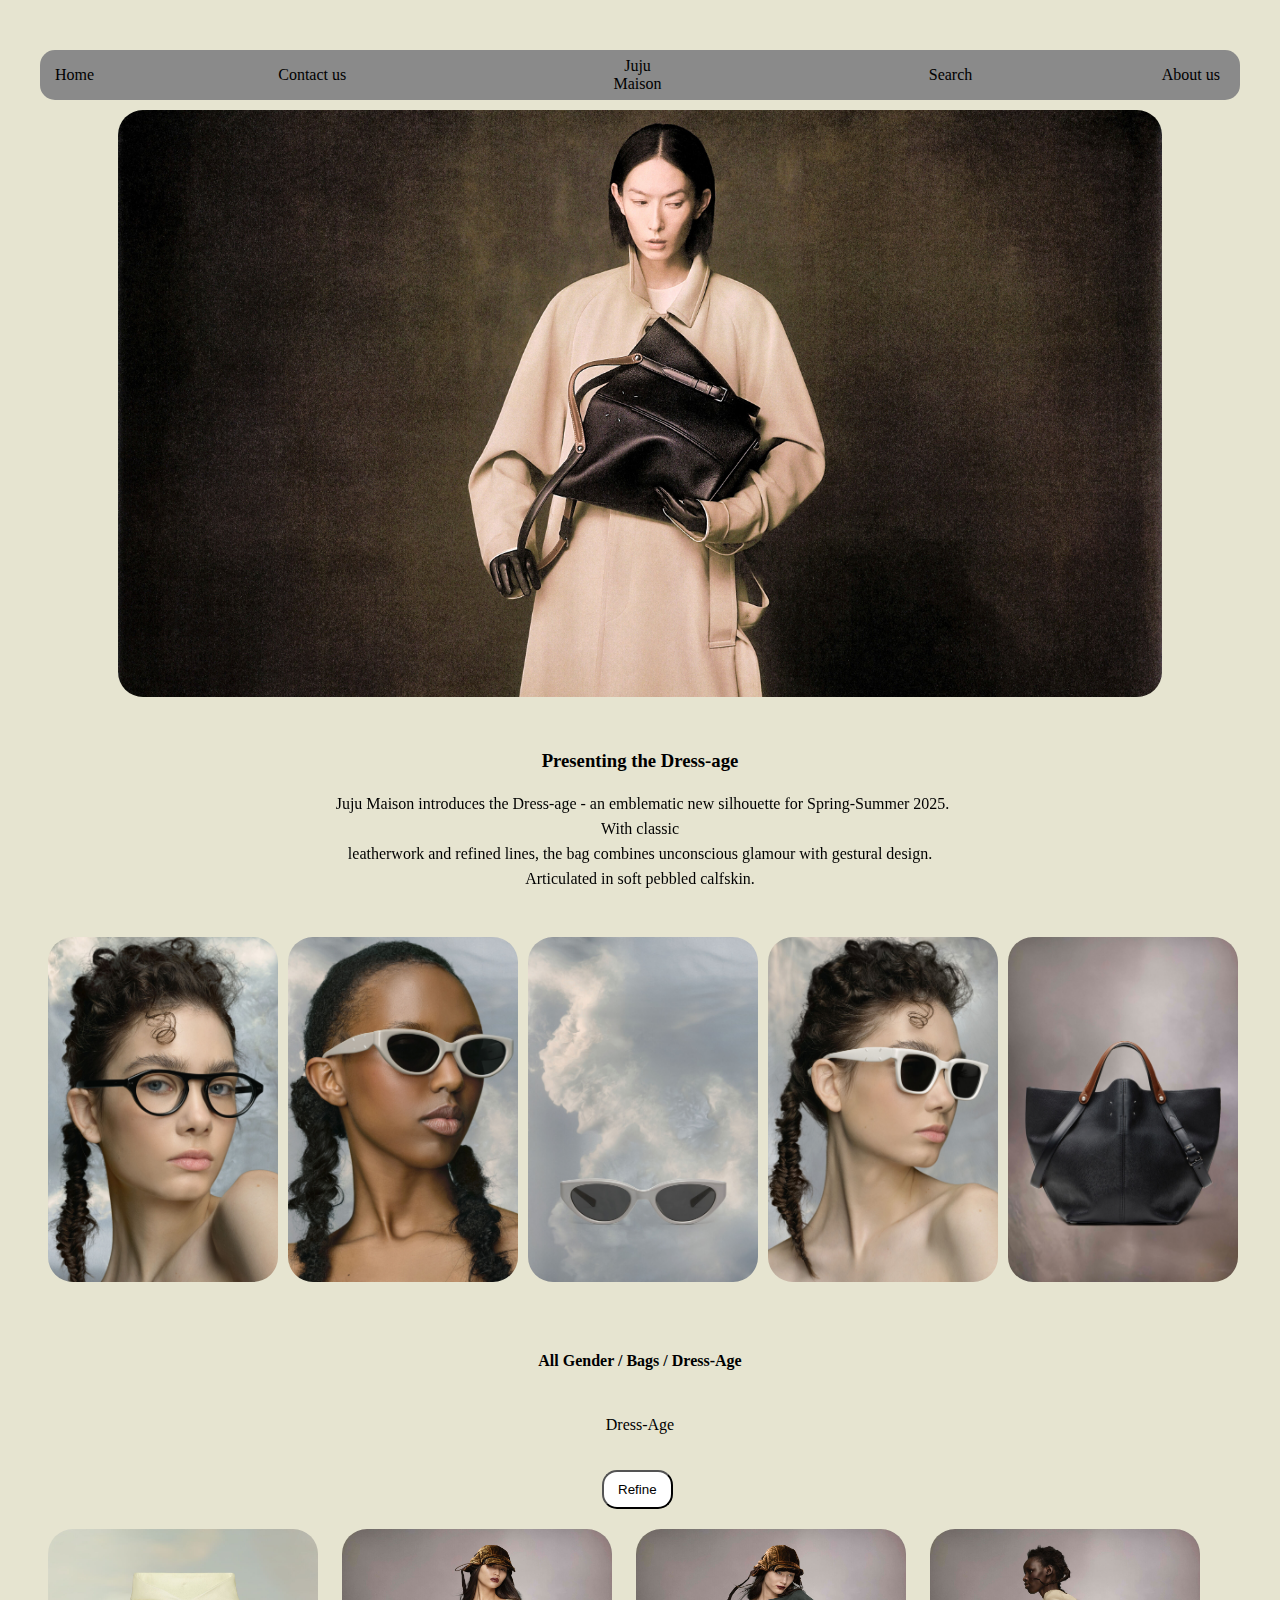
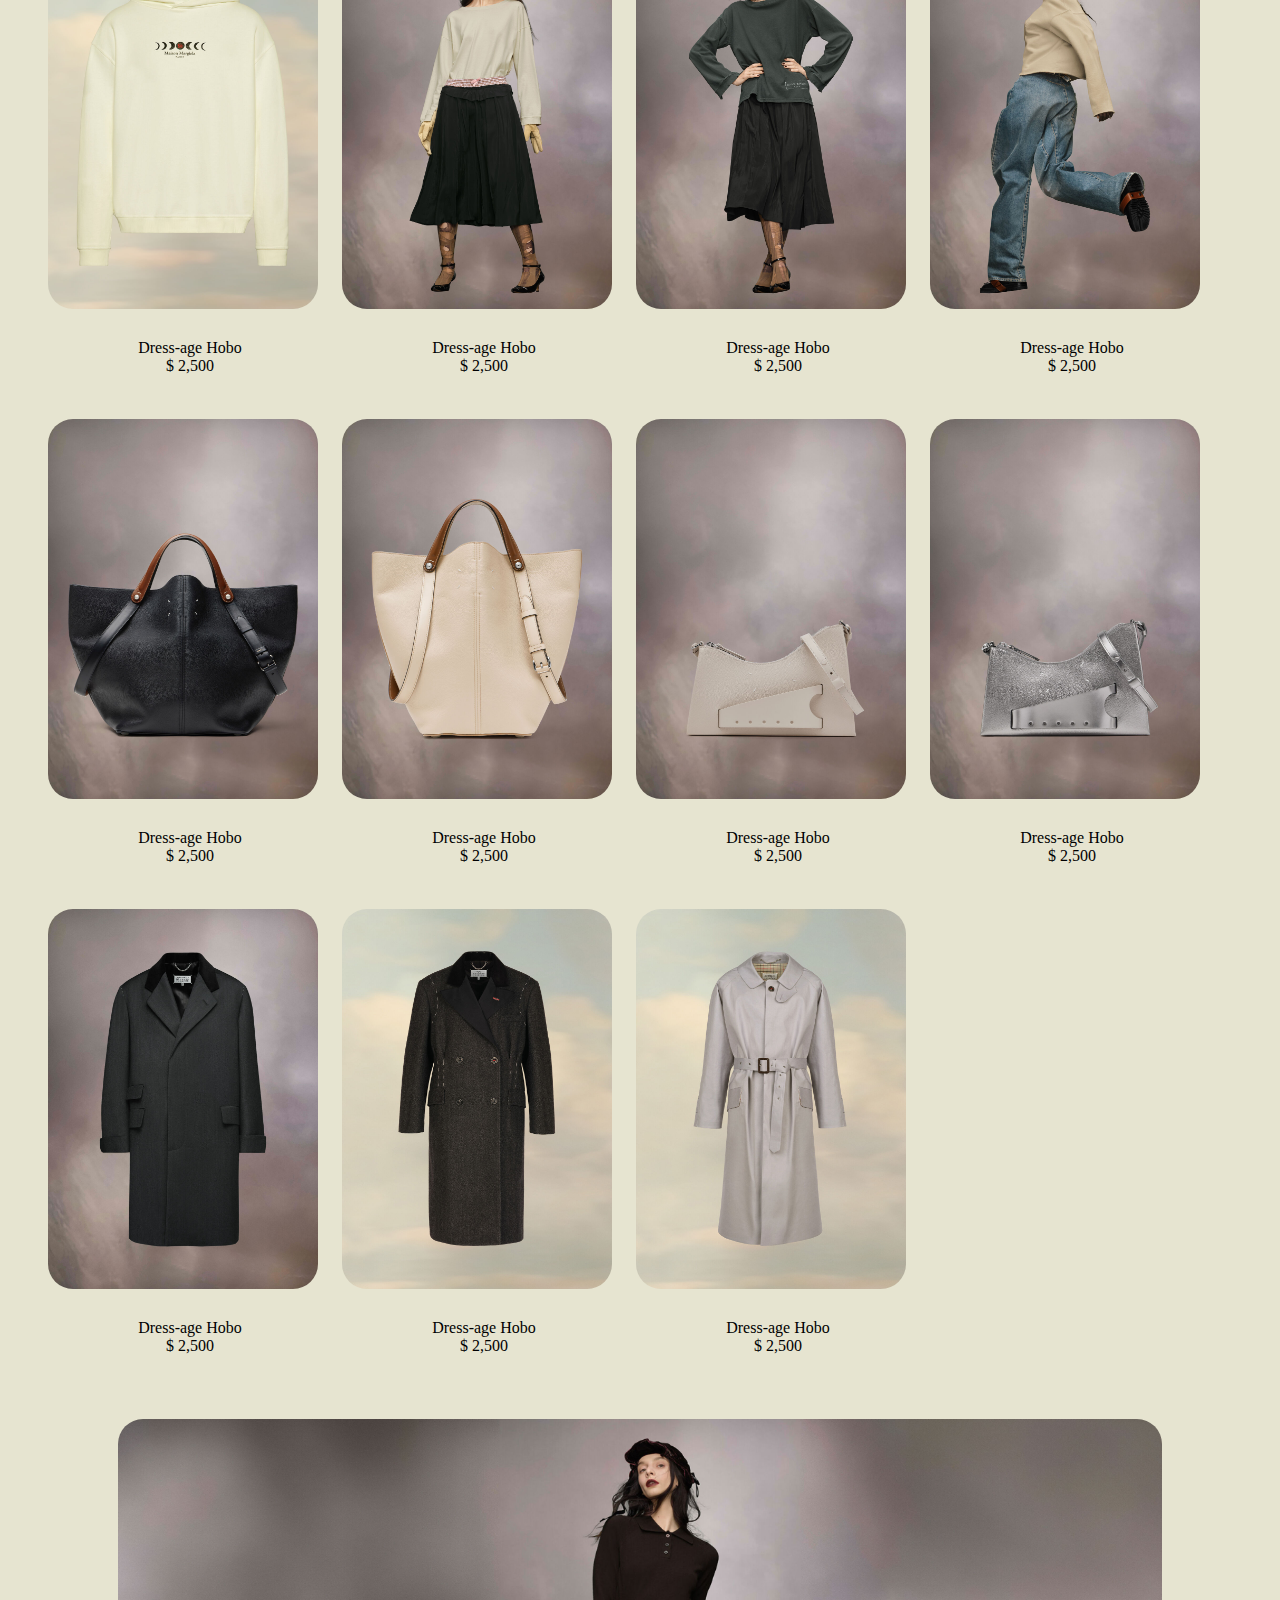
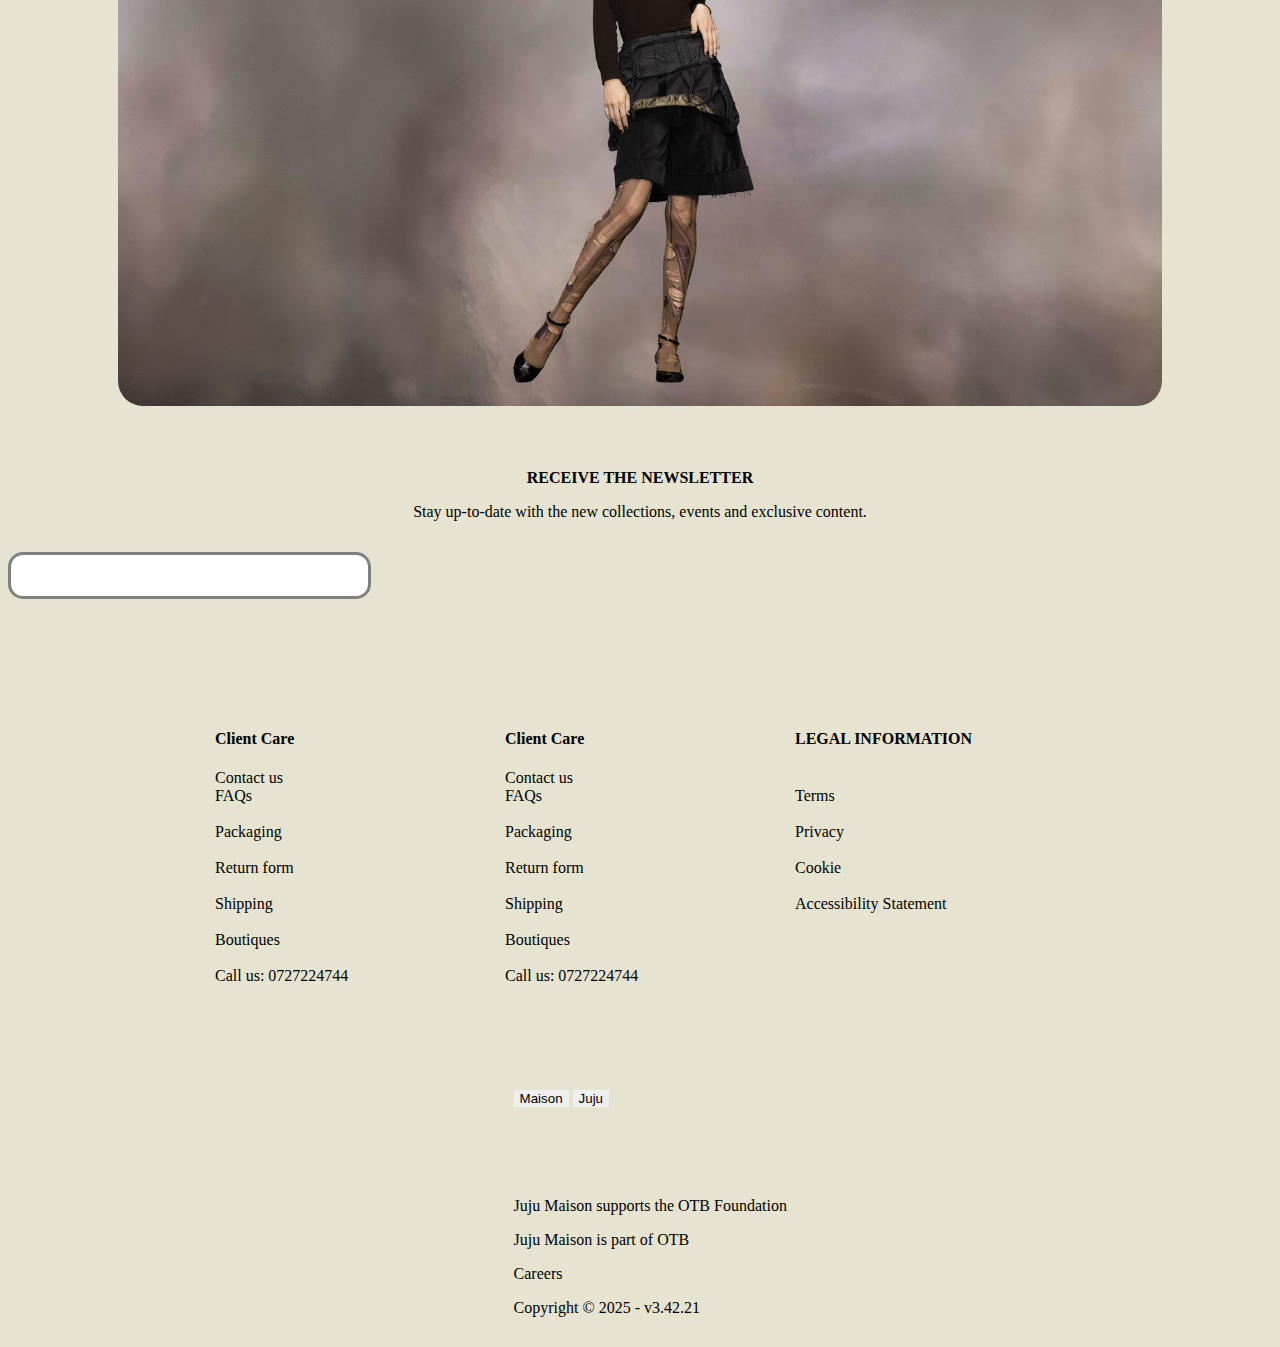
<file: index.html>
<!DOCTYPE html>
<html lang="en">
<head>
    <meta charset="UTF-8">
    <meta name="viewport" content="width=device-width, initial-scale=1.0">
    <title>Juju Maison website</title>
    <link rel="stylesheet" href="about.css">
   <link rel="stylesheet" href="main.css">
   <link rel="stylesheet" href="mediaQuery.css">
   
        
</head>
<body>
<header>
    <div class="headermain">
        <div class="left-section">
            <div><a href="main.html">Home</a></div>
            <div><a href="contact.html">Contact us</a></div>
           </div>
           <div class="middle-section">
               <div>Juju</div>
               <div>Maison</div>
           </div>
           <div class="right-section"> 
               <div><a href="Search.html">Search</a></div>
               <div><a href="about.html">About us</a></div>
        </div>
    </div>
</header>
<main>
    <div class="div-image">
        <img class="bag" src="./images/woman.jpg" alt="Dress-age large">
    </div>
    <h3 class="heading">Presenting the Dress-age</h3>
    <p class="first-p">
        
        Juju Maison introduces the Dress-age - an emblematic new silhouette for Spring-Summer 2025.
        With classic <br>leatherwork and refined lines, the bag combines unconscious glamour with gestural design.
        Articulated in soft pebbled calfskin.
    </p>
    <div class="display">
        <div class="display1"><img class="img2" src="images/gentle2.jpg" alt="items"></div>
        <div class="display1"><img class="img2" src="images/melanin.jpg" alt="items"></div>
        <div class="display1"><img class="img2" src="images/glasses.jpg" alt="items"></div>
        <div class="display1"><img class="img2" src="images/gentle.jpg" alt="items"></div>
        <div class="display1"><img class="img2" src="images/bag2.jpg" alt="items"></div>
    </div>
    <p style="text-align: center;
    padding-top: 50px;
    padding-bottom: 30px;
    font-weight: bold;">All Gender / Bags / Dress-Age</p>
    <p style="text-align: center;
    padding-bottom: 20px;">Dress-Age</p>
    <button class="refine-button">Refine</button>
    <div class="display4">
        <div class="item">
            <div class="display2"><img class="img5" src="images/hooded.jpg" alt="items"></div>
            <div class="price"><p>Dress-age Hobo <br> $ 2,500</p></div>
        </div>
        <div class="item">
            <div class="display2"><img class="img5" src="images/stamp.jpg" alt="items"></div>
            <div class="price"><p>Dress-age Hobo <br> $ 2,500</p></div>
        </div>
        <div class="item">
            <div class="display2"><img class="img5" src="images/stamp2.jpg" alt="items"></div>
            <div class="price"><p>Dress-age Hobo <br> $ 2,500</p></div>
        </div>
        <div class="item">
            <div class="display2"><img class="img5" src="images/fleece.jpg" alt="items"></div>
            <div class="price"><p>Dress-age Hobo <br> $ 2,500</p></div>
        </div>
    </div>
    <div class="display4" style="margin-top: 90px;">
        <div class="item">
            <div class="display2"><img class="img5" src="images/bag2.jpg" alt="items"></div>
            <div class="price"><p>Dress-age Hobo <br> $ 2,500</p></div>
        </div>
        <div class="item">
            <div class="display2"><img class="img5" src="images/bag4.jpg" alt="items"></div>
            <div class="price"><p>Dress-age Hobo <br> $ 2,500</p></div>
        </div>
        <div class="item">
            <div class="display2"><img class="img5" src="images/bag5.jpg" alt="items"></div>
            <div class="price"><p>Dress-age Hobo <br> $ 2,500</p></div>
        </div>
        <div class="item">
            <div class="display2"><img class="img5" src="images/bag6.jpg" alt="items"></div>
            <div class="price"><p>Dress-age Hobo <br> $ 2,500</p></div>
        </div>
    </div>
    <div class="display4" style="margin-top: 90px;">
        <div class="item">
            <div class="display2"><img class="img5" src="images/coat.jpg" alt="items"></div>
            <div class="price"><p>Dress-age Hobo <br> $ 2,500</p></div>
        </div>
        <div class="item">
            <div class="display2"><img class="img5" src="images/breasted.jpg" alt="items"></div>
            <div class="price"><p>Dress-age Hobo <br> $ 2,500</p></div>
        </div>
        <div class="item">
            <div class="display2"><img class="img5" src="images/belted.jpg" alt="items"></div>
            <div class="price"><p>Dress-age Hobo <br> $ 2,500</p></div>
        </div>
    </div>
    <div class="div-image">
        <img class="bag" src="images/katemoss.jpg" alt="Last image of a bag">
    </div>
</main>
<footer>
    <div style="align-items: center;
    justify-items: center;">
         <p style="font-weight: 600;
         margin-top: 100px;">
             RECEIVE THE NEWSLETTER
         </p>
         <p>
             Stay up-to-date with the new collections, events and exclusive content.
         </p>
         <input class="email-input" type="email" name="Email">
    </div>
</footer>
<footer>
    <div class="footer">
        <div class="footer-content">
            <h4>Client Care</h4>
            <p class="footer-p"> Contact us <br>
                FAQs <br> <br> 
                Packaging <br> <br>
                Return form <br> <br>
                Shipping <br> <br>
                Boutiques <br> <br>
                Call us: 0727224744</p>

        </div>
        <div class="footer-content"> <h4>Client Care</h4>
            <p class="footer-p"> Contact us <br>
                FAQs <br> <br>
                Packaging <br> <br>
                Return form <br> <br>
                Shipping <br> <br>
                Boutiques <br> <br>
                Call us: 0727224744</p>
        </div>
        <div class="footer-content"> <h4>LEGAL INFORMATION</h4>
            <p class="footer-p"> <br>
                Terms <br> <br>
                Privacy <br> <br>
                Cookie <br> <br>
                Accessibility Statement
            </p>
        </div>
    </div >
         <div style="height: 250px; margin-left: 40%; margin-top: 30px;">
             <button class="button-maison"> Maison</button>
             <button class="button-mm">Juju</button>
        <div style="margin-top: 90px;">
            <p>Juju Maison supports the OTB Foundation </p>
            <p>Juju Maison is part of OTB </p>
            <p>Careers </p>
            <p>Copyright © 2025 - v3.42.21</p>
    
    </div>
    </div>

</footer>
  
    
</body>
</html>
</file>
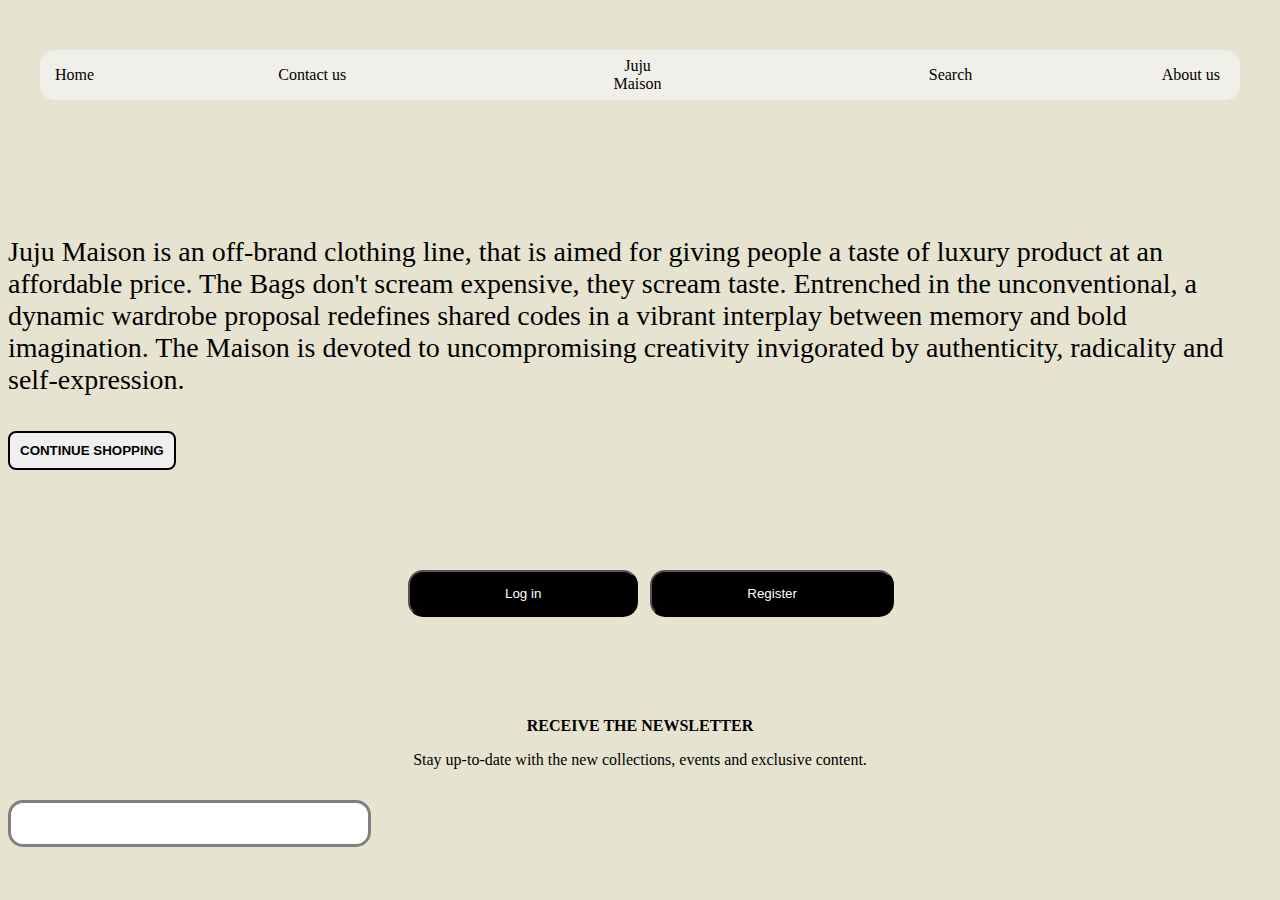
<file: about.html>
<!DOCTYPE html>
<html lang="en">
<head>
    <meta charset="UTF-8">
    <meta name="viewport" content="width=device-width, initial-scale=1.0">
    <title>Maison margiela cloned website</title>
   <link rel="stylesheet" href="about.css">
   <link rel="stylesheet" href="mediaQuery.css">

        
</head>
<body>
    <div class="header">
         <div class="left-section">
            <div><a href="main.html">Home</a></div>
            <div><a href="contact.html">Contact us</a></div>
           </div>
           <div class="middle-section">
               <div>Juju</div>
               <div>Maison</div>
           </div>
           <div class="right-section"> 
               <div><a href="Search.html">Search</a></div>
               <div><a href="about.html">About us</a></div>
        </div>

    </div>
   <div class="content">
        <p class="content-paragraph">
            Juju Maison is an off-brand clothing line, that is aimed for giving people a taste of luxury product at an affordable price. The Bags don't scream expensive, they scream taste. Entrenched in the unconventional, a dynamic wardrobe proposal redefines shared codes in a vibrant interplay between memory and bold imagination. The Maison is devoted to uncompromising creativity invigorated by authenticity, radicality and self-expression.
        </p>
        <button class="shopping-button">
            CONTINUE SHOPPING
        </button>
   </div>
   <div class="button-div" >
        <button class="login-button">
            Log in
        </button>
        <button class="register-button">
            Register
        </button>
   </div>
   <div style="align-items: center;
   justify-items: center;">
        <p style="font-weight: 600;
        margin-top: 100px;">
            RECEIVE THE NEWSLETTER
        </p>
        <p>
            Stay up-to-date with the new collections, events and exclusive content.
        </p>
        <input class="email-input" type="email" name="Email">
   </div>
       
    
    
</body>
</html>
</file>
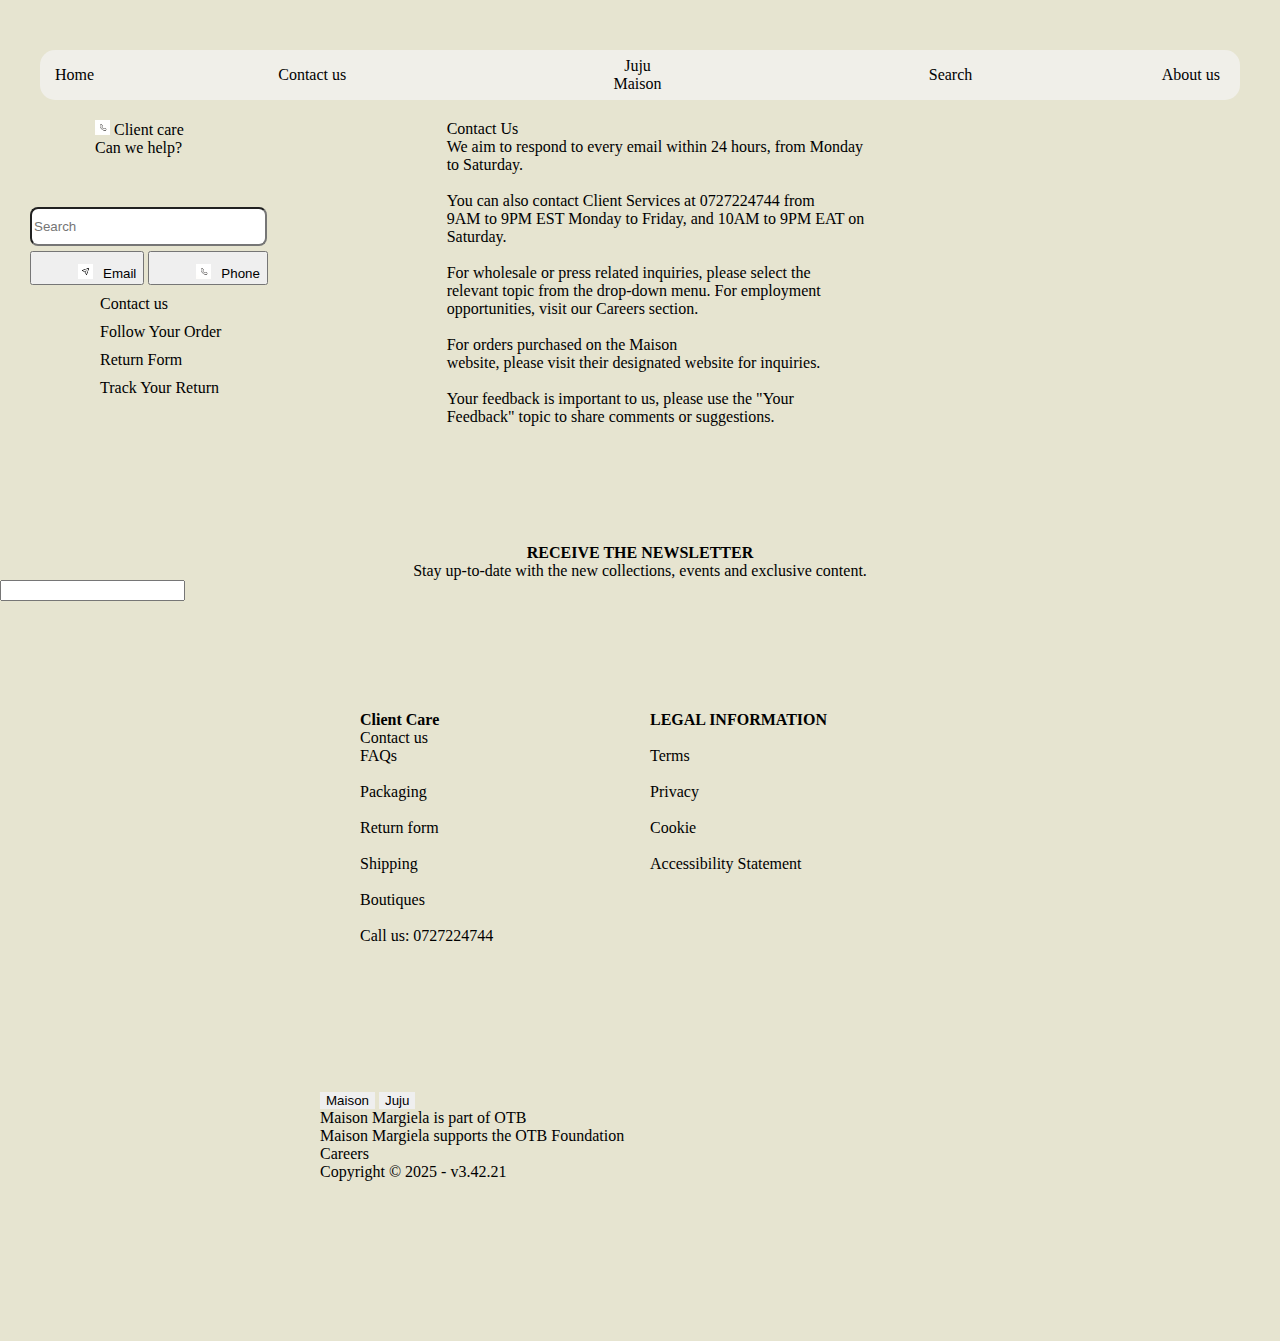
<file: contact.html>
<!DOCTYPE html>
<html lang="en">
<head>
    <meta charset="UTF-8">
    <meta name="viewport" content="width=device-width, initial-scale=1.0">
    <title>Contact us </title>
    <link rel="stylesheet" href="contact.css">
    <link rel="stylesheet" href="mediaQuery.css">
</head>
<body>
    <div class="header">
        <div class="left-section">
         <div><a href="main.html">Home</a></div>
         <div><a href="contact.html">Contact us</a></div>
        </div>
        <div class="middle-section">
            <div>Juju</div>
            <div>Maison</div>
        </div>
        <div class="right-section"> 
            <div><a href="Search.html">Search</a></div>
            <div><a href="about.html">About us</a></div>

        </div>

    </div>
    <div class="main-div">
    <nav class="navbar">
        <p class="paragraph-section"> 
             <span>
                <img src="images/Phone.png">
             </span>Client care <br>
            <span>Can we help?</span>
        </p>
        <input type="search" name="Search" id="search" placeholder="Search">
        <div class="email-phone">
            <button>
                <ul class="client-list">
                    <li><img src="images/Email.png" alt="Email image"></li>
                    <li >Email</li>
                </ul>
            </button>
            <button>
                <ul class="client-list">
                    <li><img src="images/Phone.png" alt="Email image"></li>
                    <li id="phone">Phone</li>
                </ul>
            </button>
        </div>
        <ul class="contact-info">
            <li> Contact us</li>
            <li>Follow Your Order</li>
            <li>Return Form</li>
            <li>Track Your Return</li>
            <li></li>
        </ul>

    </nav>
    <div class="container">
        <p>
            Client care <br> <br>
            <span>
                Contact Us
            </span>
        </p>

        <p>
            We aim to respond to every email within 24 hours, from Monday  <br>to Saturday. <br> <br>

            You can also contact Client Services at 0727224744 from <br> 9AM to 9PM EST Monday to Friday, and 10AM to 9PM EAT on <br> Saturday. <br> <br>

            For wholesale or press related inquiries, please select the <br> relevant topic from the drop-down menu. For employment  <br> opportunities, visit our Careers section. <br> <br>

            For orders purchased on the Maison  <br> website, please visit their designated website for inquiries. <br> <br>

            Your feedback is important to us, please use the "Your <br> Feedback" topic to share comments or suggestions. <br> <br>
        </p>
    </div>
    <div>

    </div>
    </div>
    <footer>
        <div style="align-items: center;
        justify-items: center;">
             <p style="font-weight: 600;
             margin-top: 100px;">
                 RECEIVE THE NEWSLETTER
             </p>
             <p>
                 Stay up-to-date with the new collections, events and exclusive content.
             </p>
             <input class="email-input" type="email" name="Email">
        </div>
    </footer>
    <footer>
        <div class="footer">
            <div class="footer-content">
                <h4>Client Care</h4>
                <p class="footer-p"> Contact us <br>
                    FAQs <br> <br> 
                    Packaging <br> <br>
                    Return form <br> <br>
                    Shipping <br> <br>
                    Boutiques <br> <br>
                    Call us: 0727224744</p>
    
            </div>

            <div class="footer-content"> <h4>LEGAL INFORMATION</h4>
                <p class="footer-p"> <br>
                    Terms <br> <br>
                    Privacy <br> <br>
                    Cookie <br> <br>
                    Accessibility Statement
                </p>
            </div>
        </div >
             <div style="height: 250px; margin-left: 50%; margin-top: 30px; transform: translateX(-50%);">
                 <button class="button-maison"> Maison</button>
                 <button class="button-mm">Juju</button>
            <div class="maison-last">
                <p>Maison Margiela is part of OTB </p>
                <p>Maison Margiela supports the OTB Foundation </p>
                <p>Careers </p>
                <p>Copyright © 2025 - v3.42.21</p>
        </div>
        </div>
    </footer>
    
</body>
</html>
</file>
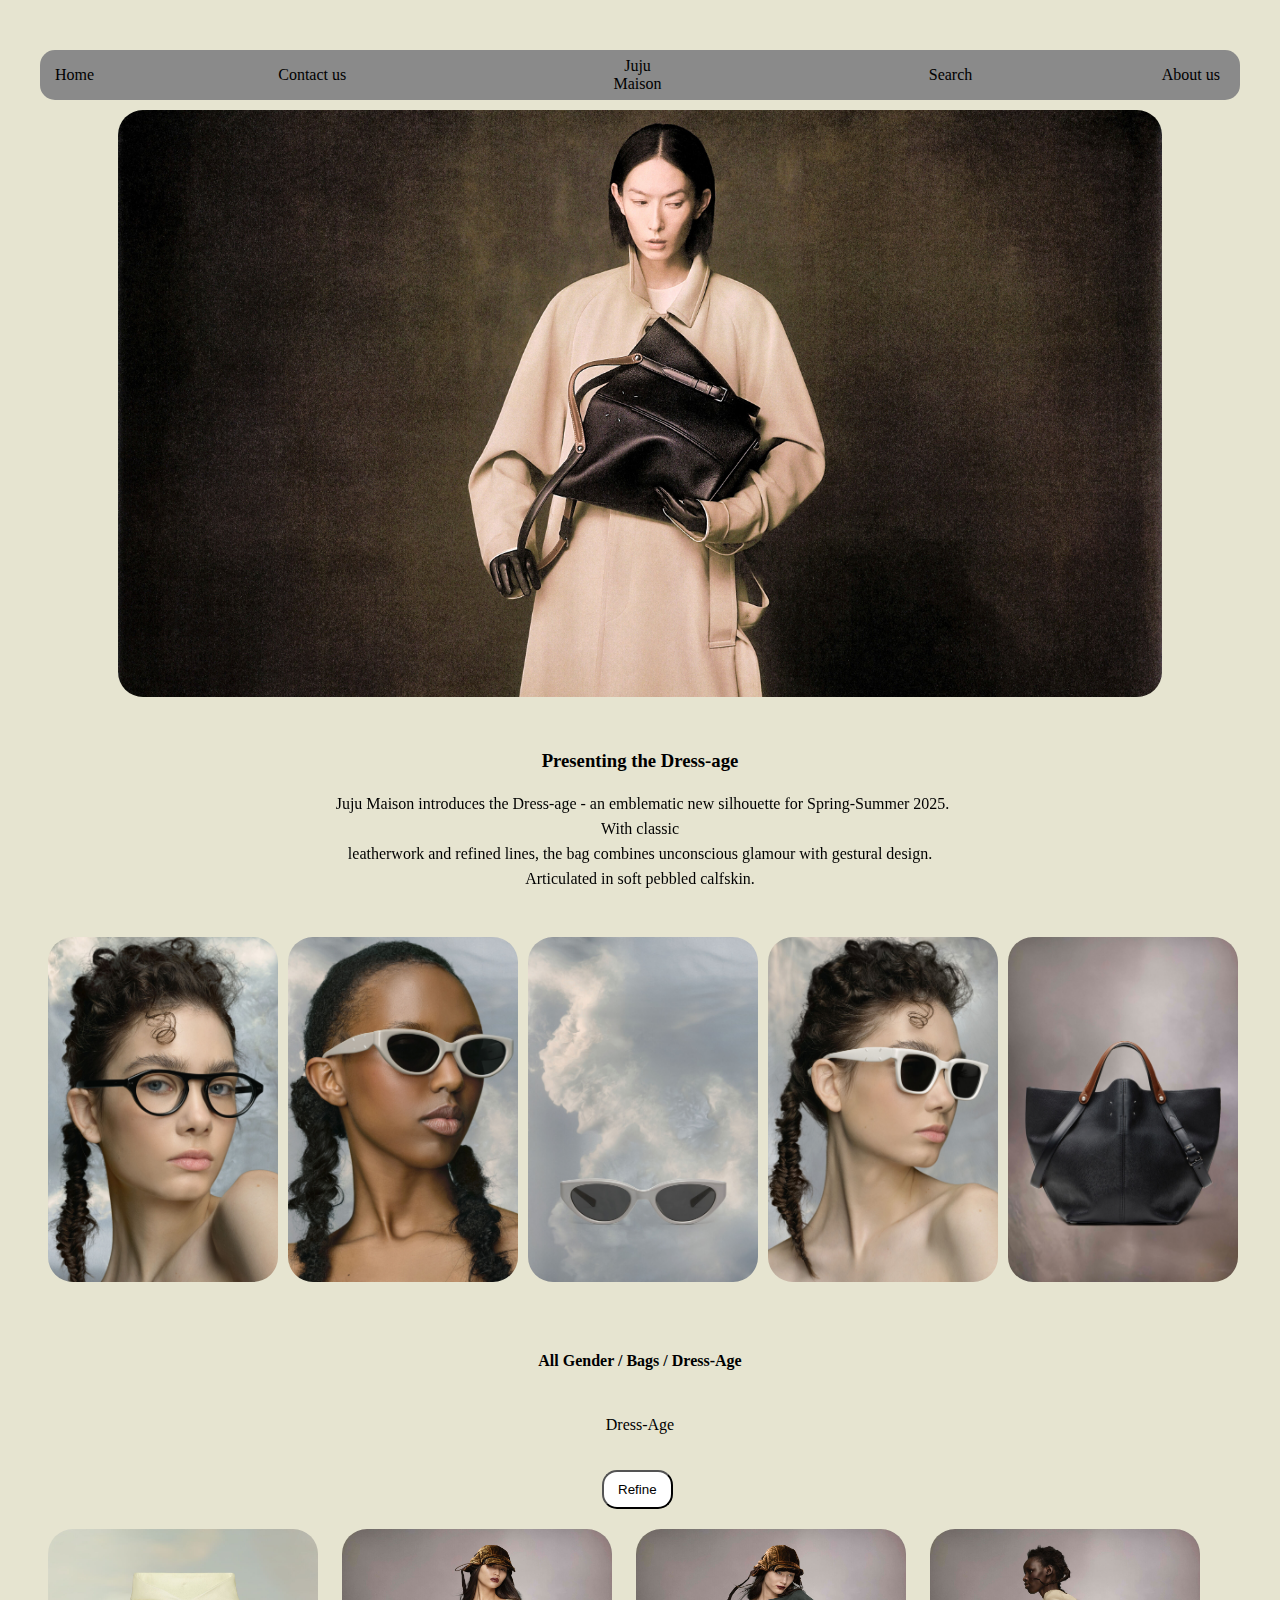
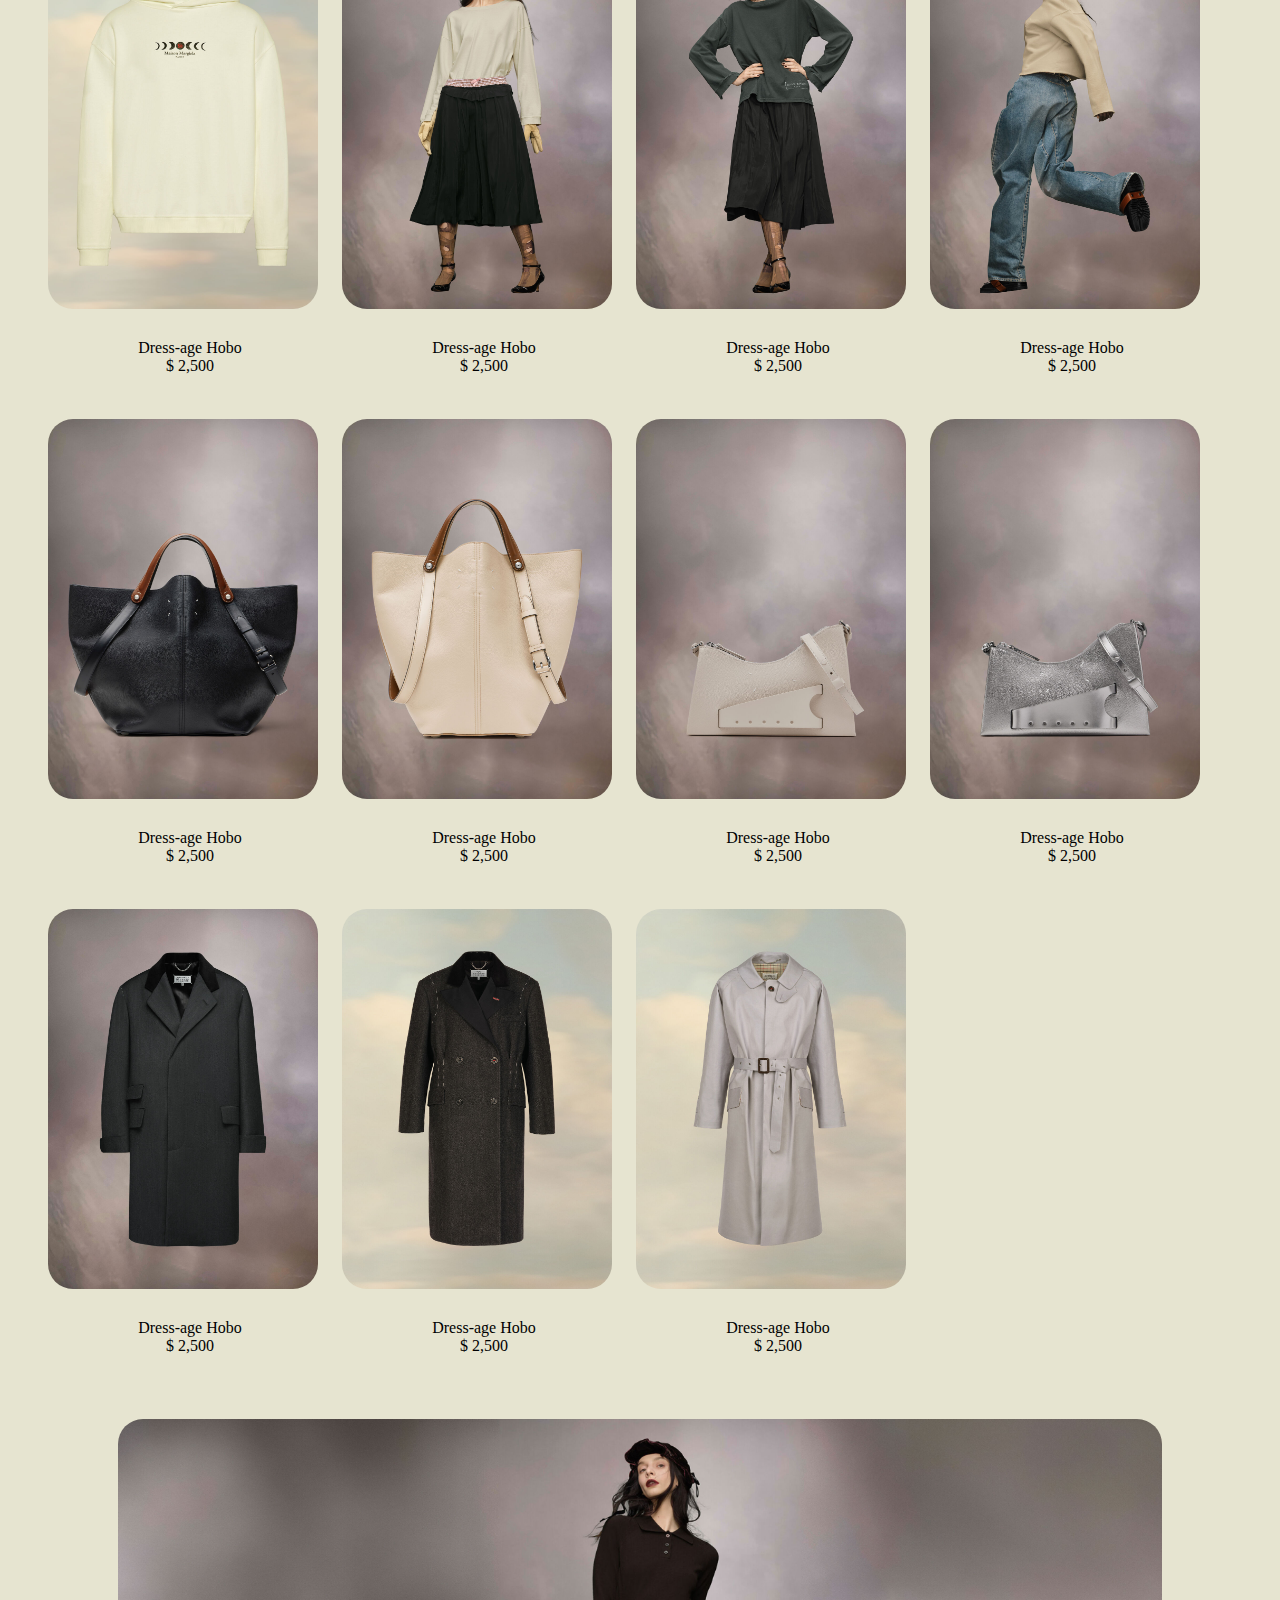
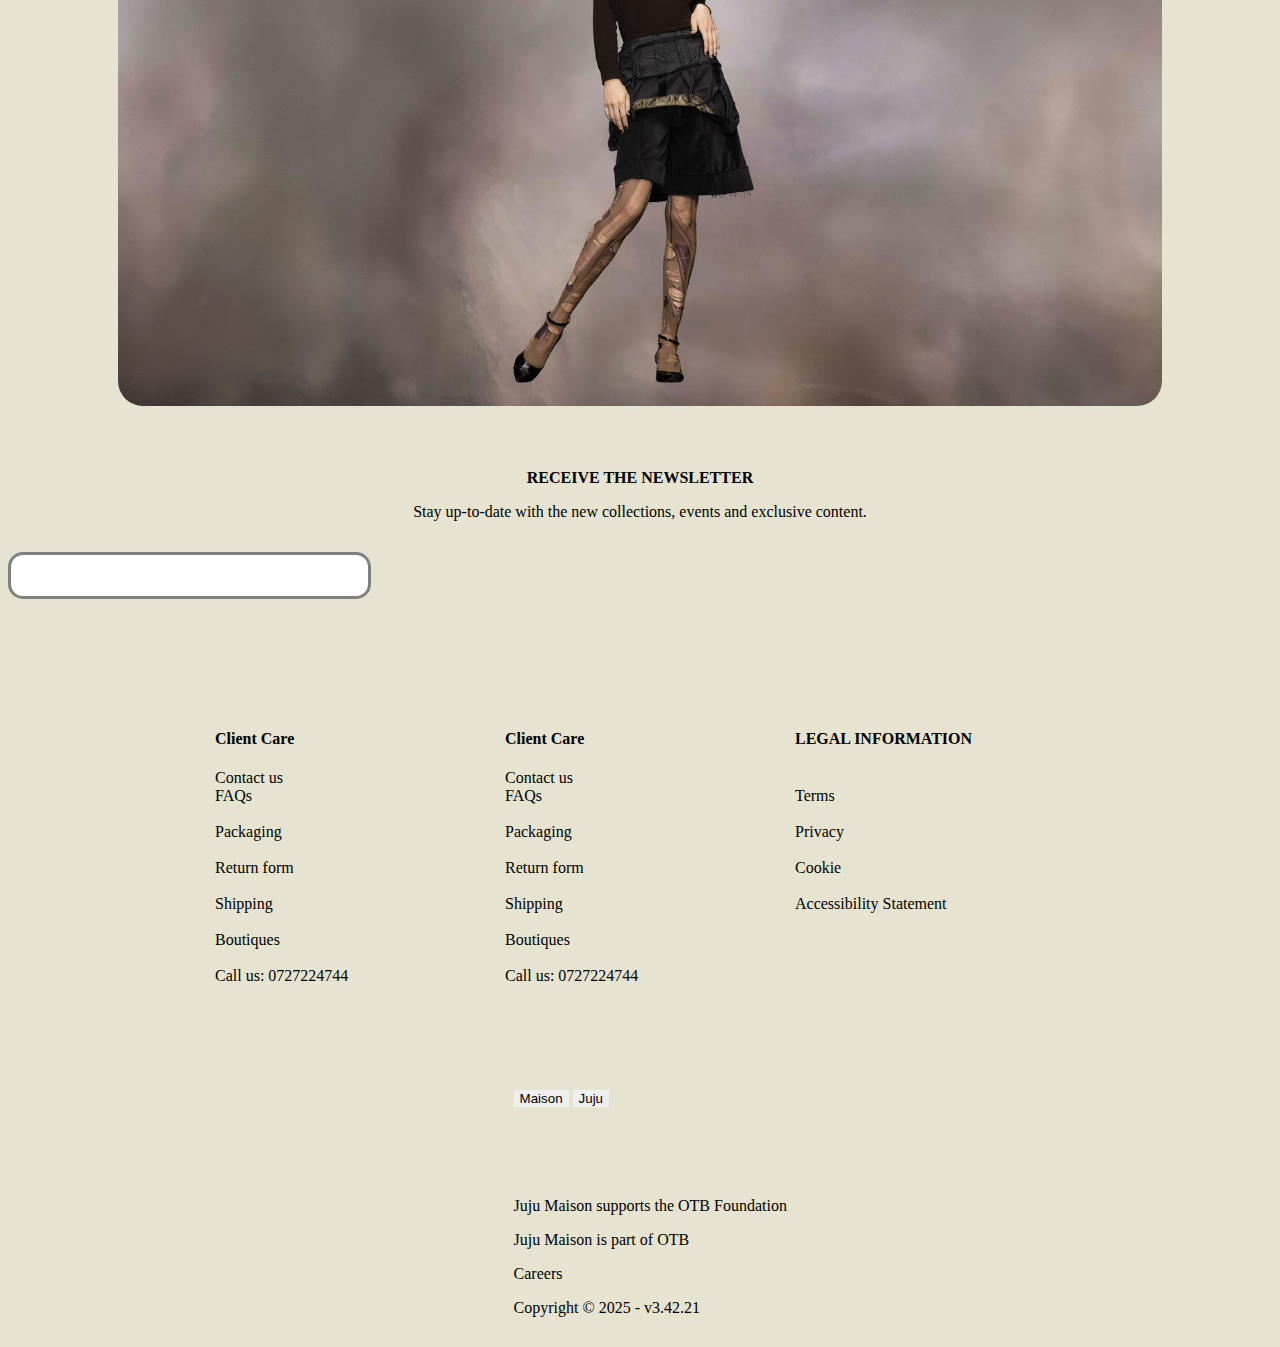
<file: main.html>
<!DOCTYPE html>
<html lang="en">
<head>
    <meta charset="UTF-8">
    <meta name="viewport" content="width=device-width, initial-scale=1.0">
    <title>Maison margiela cloned website</title>
    <link rel="stylesheet" href="/about.css">
   <link rel="stylesheet" href="/main.css">
   <link rel="stylesheet" href="/mediaQuery.css">
        
</head>
<body>
<header>
    <div class="headermain">
        <div class="left-section">
            <div><a href="main.html">Home</a></div>
            <div><a href="contact.html">Contact us</a></div>
           </div>
           <div class="middle-section">
               <div>Juju</div>
               <div>Maison</div>
           </div>
           <div class="right-section"> 
               <div><a href="Search.html">Search</a></div>
               <div><a href="about.html">About us</a></div>
        </div>
    </div>
</header>
<main>
    <div class="div-image">
        <img class="bag" src="./images/woman.jpg" alt="Dress-age large">
    </div>
    <h3 class="heading">Presenting the Dress-age</h3>
    <p class="first-p">
        
        Juju Maison introduces the Dress-age - an emblematic new silhouette for Spring-Summer 2025.
        With classic <br>leatherwork and refined lines, the bag combines unconscious glamour with gestural design.
        Articulated in soft pebbled calfskin.
    </p>
    <div class="display">
        <div class="display1"><img class="img2" src="images/gentle2.jpg" alt="items"></div>
        <div class="display1"><img class="img2" src="images/melanin.jpg" alt="items"></div>
        <div class="display1"><img class="img2" src="images/glasses.jpg" alt="items"></div>
        <div class="display1"><img class="img2" src="images/gentle.jpg" alt="items"></div>
        <div class="display1"><img class="img2" src="images/bag2.jpg" alt="items"></div>
    </div>
    <p style="text-align: center;
    padding-top: 50px;
    padding-bottom: 30px;
    font-weight: bold;">All Gender / Bags / Dress-Age</p>
    <p style="text-align: center;
    padding-bottom: 20px;">Dress-Age</p>
    <button class="refine-button">Refine</button>
    <div class="display4">
        <div class="item">
            <div class="display2"><img class="img5" src="images/hooded.jpg" alt="items"></div>
            <div class="price"><p>Dress-age Hobo <br> $ 2,500</p></div>
        </div>
        <div class="item">
            <div class="display2"><img class="img5" src="images/stamp.jpg" alt="items"></div>
            <div class="price"><p>Dress-age Hobo <br> $ 2,500</p></div>
        </div>
        <div class="item">
            <div class="display2"><img class="img5" src="images/stamp2.jpg" alt="items"></div>
            <div class="price"><p>Dress-age Hobo <br> $ 2,500</p></div>
        </div>
        <div class="item">
            <div class="display2"><img class="img5" src="images/fleece.jpg" alt="items"></div>
            <div class="price"><p>Dress-age Hobo <br> $ 2,500</p></div>
        </div>
    </div>
    <div class="display4" style="margin-top: 90px;">
        <div class="item">
            <div class="display2"><img class="img5" src="images/bag2.jpg" alt="items"></div>
            <div class="price"><p>Dress-age Hobo <br> $ 2,500</p></div>
        </div>
        <div class="item">
            <div class="display2"><img class="img5" src="images/bag4.jpg" alt="items"></div>
            <div class="price"><p>Dress-age Hobo <br> $ 2,500</p></div>
        </div>
        <div class="item">
            <div class="display2"><img class="img5" src="images/bag5.jpg" alt="items"></div>
            <div class="price"><p>Dress-age Hobo <br> $ 2,500</p></div>
        </div>
        <div class="item">
            <div class="display2"><img class="img5" src="images/bag6.jpg" alt="items"></div>
            <div class="price"><p>Dress-age Hobo <br> $ 2,500</p></div>
        </div>
    </div>
    <div class="display4" style="margin-top: 90px;">
        <div class="item">
            <div class="display2"><img class="img5" src="images/coat.jpg" alt="items"></div>
            <div class="price"><p>Dress-age Hobo <br> $ 2,500</p></div>
        </div>
        <div class="item">
            <div class="display2"><img class="img5" src="images/breasted.jpg" alt="items"></div>
            <div class="price"><p>Dress-age Hobo <br> $ 2,500</p></div>
        </div>
        <div class="item">
            <div class="display2"><img class="img5" src="images/belted.jpg" alt="items"></div>
            <div class="price"><p>Dress-age Hobo <br> $ 2,500</p></div>
        </div>
    </div>
    <div class="div-image">
        <img class="bag" src="images/katemoss.jpg" alt="Last image of a bag">
    </div>
</main>
<footer>
    <div style="align-items: center;
    justify-items: center;">
         <p style="font-weight: 600;
         margin-top: 100px;">
             RECEIVE THE NEWSLETTER
         </p>
         <p>
             Stay up-to-date with the new collections, events and exclusive content.
         </p>
         <input class="email-input" type="email" name="Email">
    </div>
</footer>
<footer>
    <div class="footer">
        <div class="footer-content">
            <h4>Client Care</h4>
            <p class="footer-p"> Contact us <br>
                FAQs <br> <br> 
                Packaging <br> <br>
                Return form <br> <br>
                Shipping <br> <br>
                Boutiques <br> <br>
                Call us: 0727224744</p>

        </div>
        <div class="footer-content"> <h4>Client Care</h4>
            <p class="footer-p"> Contact us <br>
                FAQs <br> <br>
                Packaging <br> <br>
                Return form <br> <br>
                Shipping <br> <br>
                Boutiques <br> <br>
                Call us: 0727224744</p>
        </div>
        <div class="footer-content"> <h4>LEGAL INFORMATION</h4>
            <p class="footer-p"> <br>
                Terms <br> <br>
                Privacy <br> <br>
                Cookie <br> <br>
                Accessibility Statement
            </p>
        </div>
    </div >
         <div style="height: 250px; margin-left: 40%; margin-top: 30px;">
             <button class="button-maison"> Maison</button>
             <button class="button-mm">Juju</button>
        <div style="margin-top: 90px;">
            <p>Juju Maison supports the OTB Foundation </p>
            <p>Juju Maison is part of OTB </p>
            <p>Careers </p>
            <p>Copyright © 2025 - v3.42.21</p>
    
    </div>
    </div>

</footer>
  
    
</body>
</html>
</file>
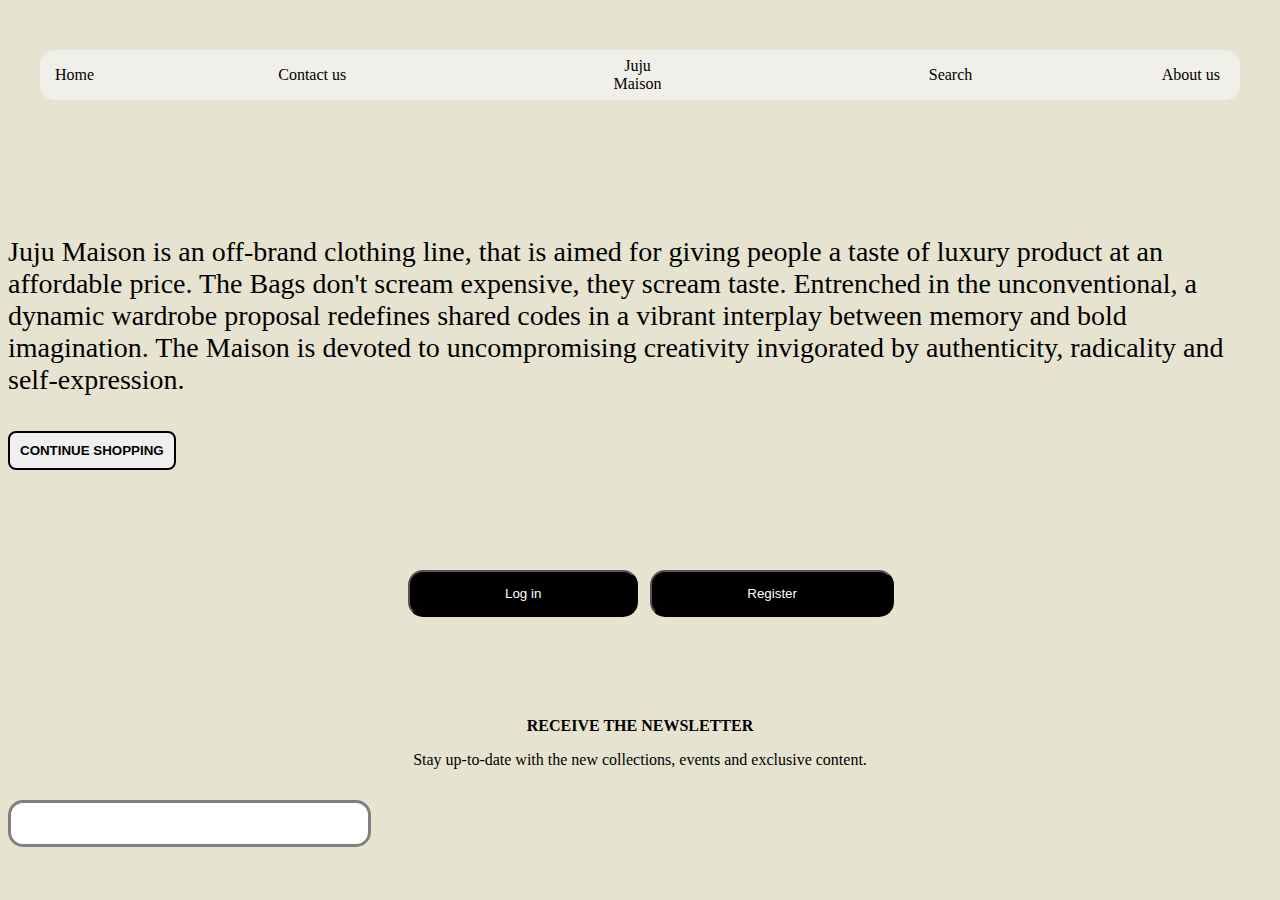
<file: maison/about.html>
<!DOCTYPE html>
<html lang="en">
<head>
    <meta charset="UTF-8">
    <meta name="viewport" content="width=device-width, initial-scale=1.0">
    <title>Maison margiela cloned website</title>
   <link rel="stylesheet" href="/about.css">
   <link rel="stylesheet" href="/mediaQuery.css">

        
</head>
<body>
    <div class="header">
         <div class="left-section">
            <div><a href="main.html">Home</a></div>
            <div><a href="contact.html">Contact us</a></div>
           </div>
           <div class="middle-section">
               <div>Juju</div>
               <div>Maison</div>
           </div>
           <div class="right-section"> 
               <div><a href="Search.html">Search</a></div>
               <div><a href="about.html">About us</a></div>
        </div>

    </div>
   <div class="content">
        <p class="content-paragraph">
            Juju Maison is an off-brand clothing line, that is aimed for giving people a taste of luxury product at an affordable price. The Bags don't scream expensive, they scream taste. Entrenched in the unconventional, a dynamic wardrobe proposal redefines shared codes in a vibrant interplay between memory and bold imagination. The Maison is devoted to uncompromising creativity invigorated by authenticity, radicality and self-expression.
        </p>
        <button class="shopping-button">
            CONTINUE SHOPPING
        </button>
   </div>
   <div class="button-div" >
        <button class="login-button">
            Log in
        </button>
        <button class="register-button">
            Register
        </button>
   </div>
   <div style="align-items: center;
   justify-items: center;">
        <p style="font-weight: 600;
        margin-top: 100px;">
            RECEIVE THE NEWSLETTER
        </p>
        <p>
            Stay up-to-date with the new collections, events and exclusive content.
        </p>
        <input class="email-input" type="email" name="Email">
   </div>
       
    
    
</body>
</html>
</file>
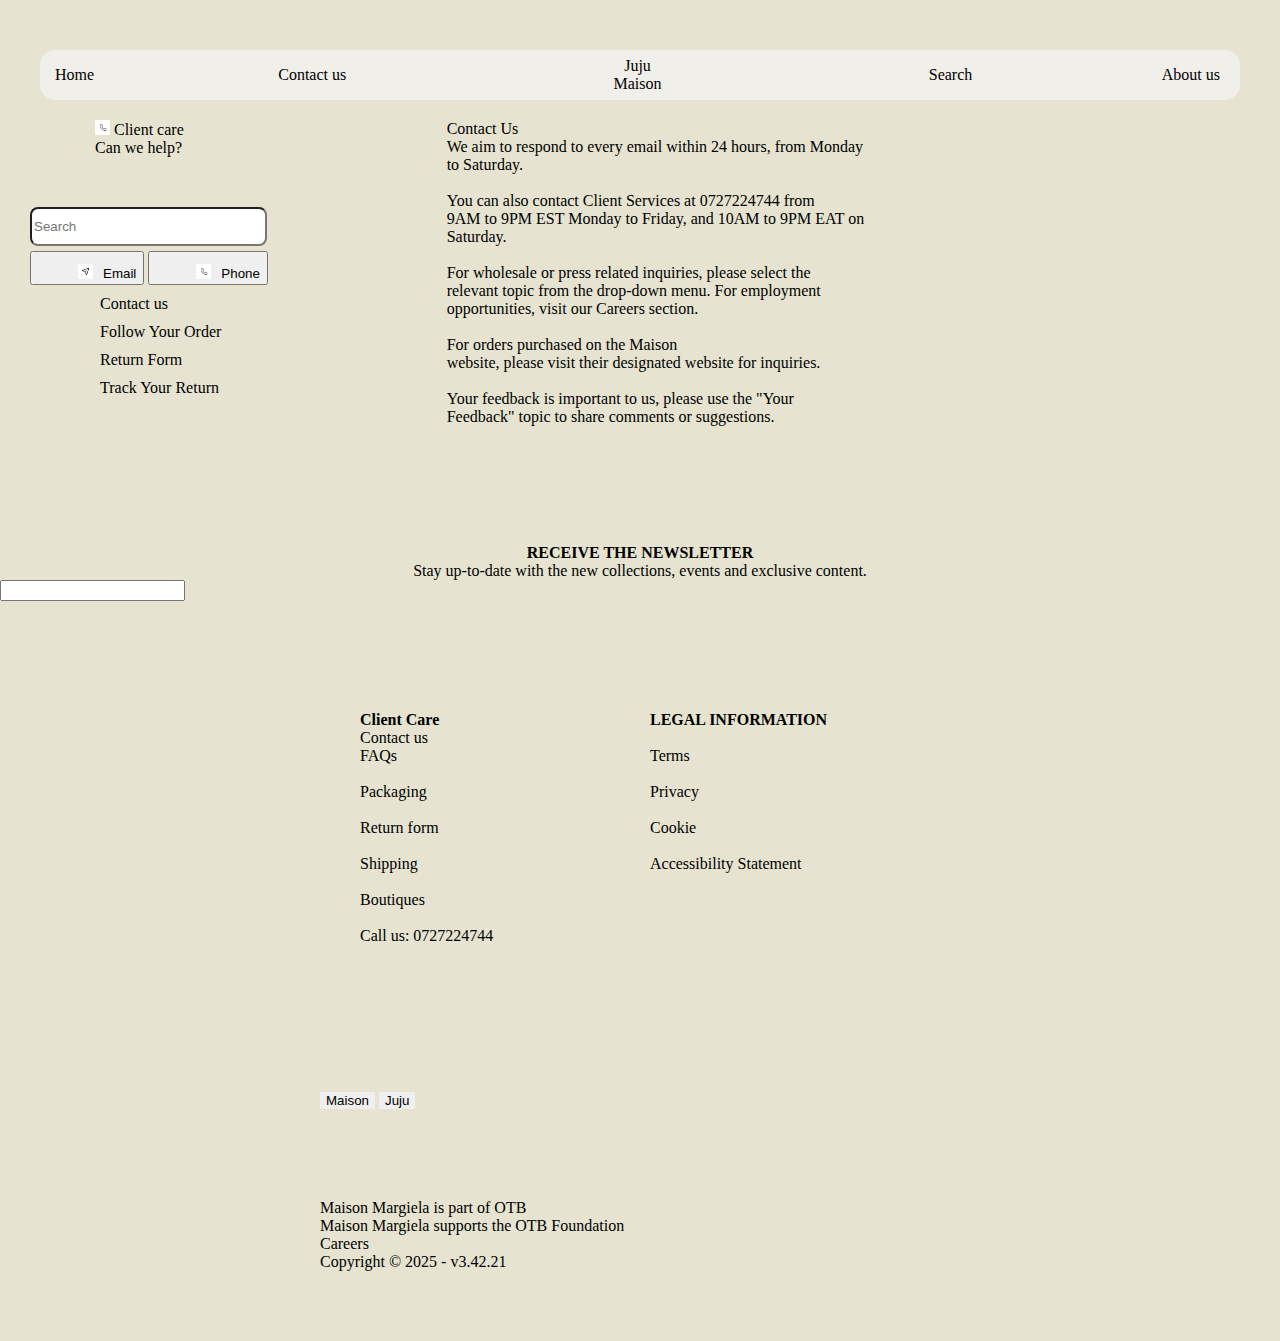
<file: maison/contact.html>
<!DOCTYPE html>
<html lang="en">
<head>
    <meta charset="UTF-8">
    <meta name="viewport" content="width=device-width, initial-scale=1.0">
    <title>Contact us </title>
    <link rel="stylesheet" href="/contact.css">
    <link rel="stylesheet" href="/mediaQuery.css">
</head>
<body>
    <div class="header">
        <div class="left-section">
         <div><a href="main.html">Home</a></div>
         <div><a href="contact.html">Contact us</a></div>
        </div>
        <div class="middle-section">
            <div>Juju</div>
            <div>Maison</div>
        </div>
        <div class="right-section"> 
            <div><a href="Search.html">Search</a></div>
            <div><a href="about.html">About us</a></div>

        </div>

    </div>
    <div class="main-div">
    <nav class="navbar">
        <p class="paragraph-section"> 
             <span>
                <img src="images/Phone.png">
             </span>Client care <br>
            <span>Can we help?</span>
        </p>
        <input type="search" name="Search" id="search" placeholder="Search">
        <div class="email-phone">
            <button>
                <ul class="client-list">
                    <li><img src="images/Email.png" alt="Email image"></li>
                    <li >Email</li>
                </ul>
            </button>
            <button>
                <ul class="client-list">
                    <li><img src="images/Phone.png" alt="Email image"></li>
                    <li id="phone">Phone</li>
                </ul>
            </button>
        </div>
        <ul class="contact-info">
            <li> Contact us</li>
            <li>Follow Your Order</li>
            <li>Return Form</li>
            <li>Track Your Return</li>
            <li></li>
        </ul>

    </nav>
    <div class="container">
        <p>
            Client care <br> <br>
            <span>
                Contact Us
            </span>
        </p>

        <p>
            We aim to respond to every email within 24 hours, from Monday  <br>to Saturday. <br> <br>

            You can also contact Client Services at 0727224744 from <br> 9AM to 9PM EST Monday to Friday, and 10AM to 9PM EAT on <br> Saturday. <br> <br>

            For wholesale or press related inquiries, please select the <br> relevant topic from the drop-down menu. For employment  <br> opportunities, visit our Careers section. <br> <br>

            For orders purchased on the Maison  <br> website, please visit their designated website for inquiries. <br> <br>

            Your feedback is important to us, please use the "Your <br> Feedback" topic to share comments or suggestions. <br> <br>
        </p>
    </div>
    <div>

    </div>
    </div>
    <footer>
        <div style="align-items: center;
        justify-items: center;">
             <p style="font-weight: 600;
             margin-top: 100px;">
                 RECEIVE THE NEWSLETTER
             </p>
             <p>
                 Stay up-to-date with the new collections, events and exclusive content.
             </p>
             <input class="email-input" type="email" name="Email">
        </div>
    </footer>
    <footer>
        <div class="footer">
            <div class="footer-content">
                <h4>Client Care</h4>
                <p class="footer-p"> Contact us <br>
                    FAQs <br> <br> 
                    Packaging <br> <br>
                    Return form <br> <br>
                    Shipping <br> <br>
                    Boutiques <br> <br>
                    Call us: 0727224744</p>
    
            </div>

            <div class="footer-content"> <h4>LEGAL INFORMATION</h4>
                <p class="footer-p"> <br>
                    Terms <br> <br>
                    Privacy <br> <br>
                    Cookie <br> <br>
                    Accessibility Statement
                </p>
            </div>
        </div >
             <div style="height: 250px; margin-left: 50%; margin-top: 30px; transform: translateX(-50%);">
                 <button class="button-maison"> Maison</button>
                 <button class="button-mm">Juju</button>
            <div style="margin-top: 90px;" class="maison-last">
                <p>Maison Margiela is part of OTB </p>
                <p>Maison Margiela supports the OTB Foundation </p>
                <p>Careers </p>
                <p>Copyright © 2025 - v3.42.21</p>
        </div>
        </div>
    </footer>
    
</body>
</html>
</file>
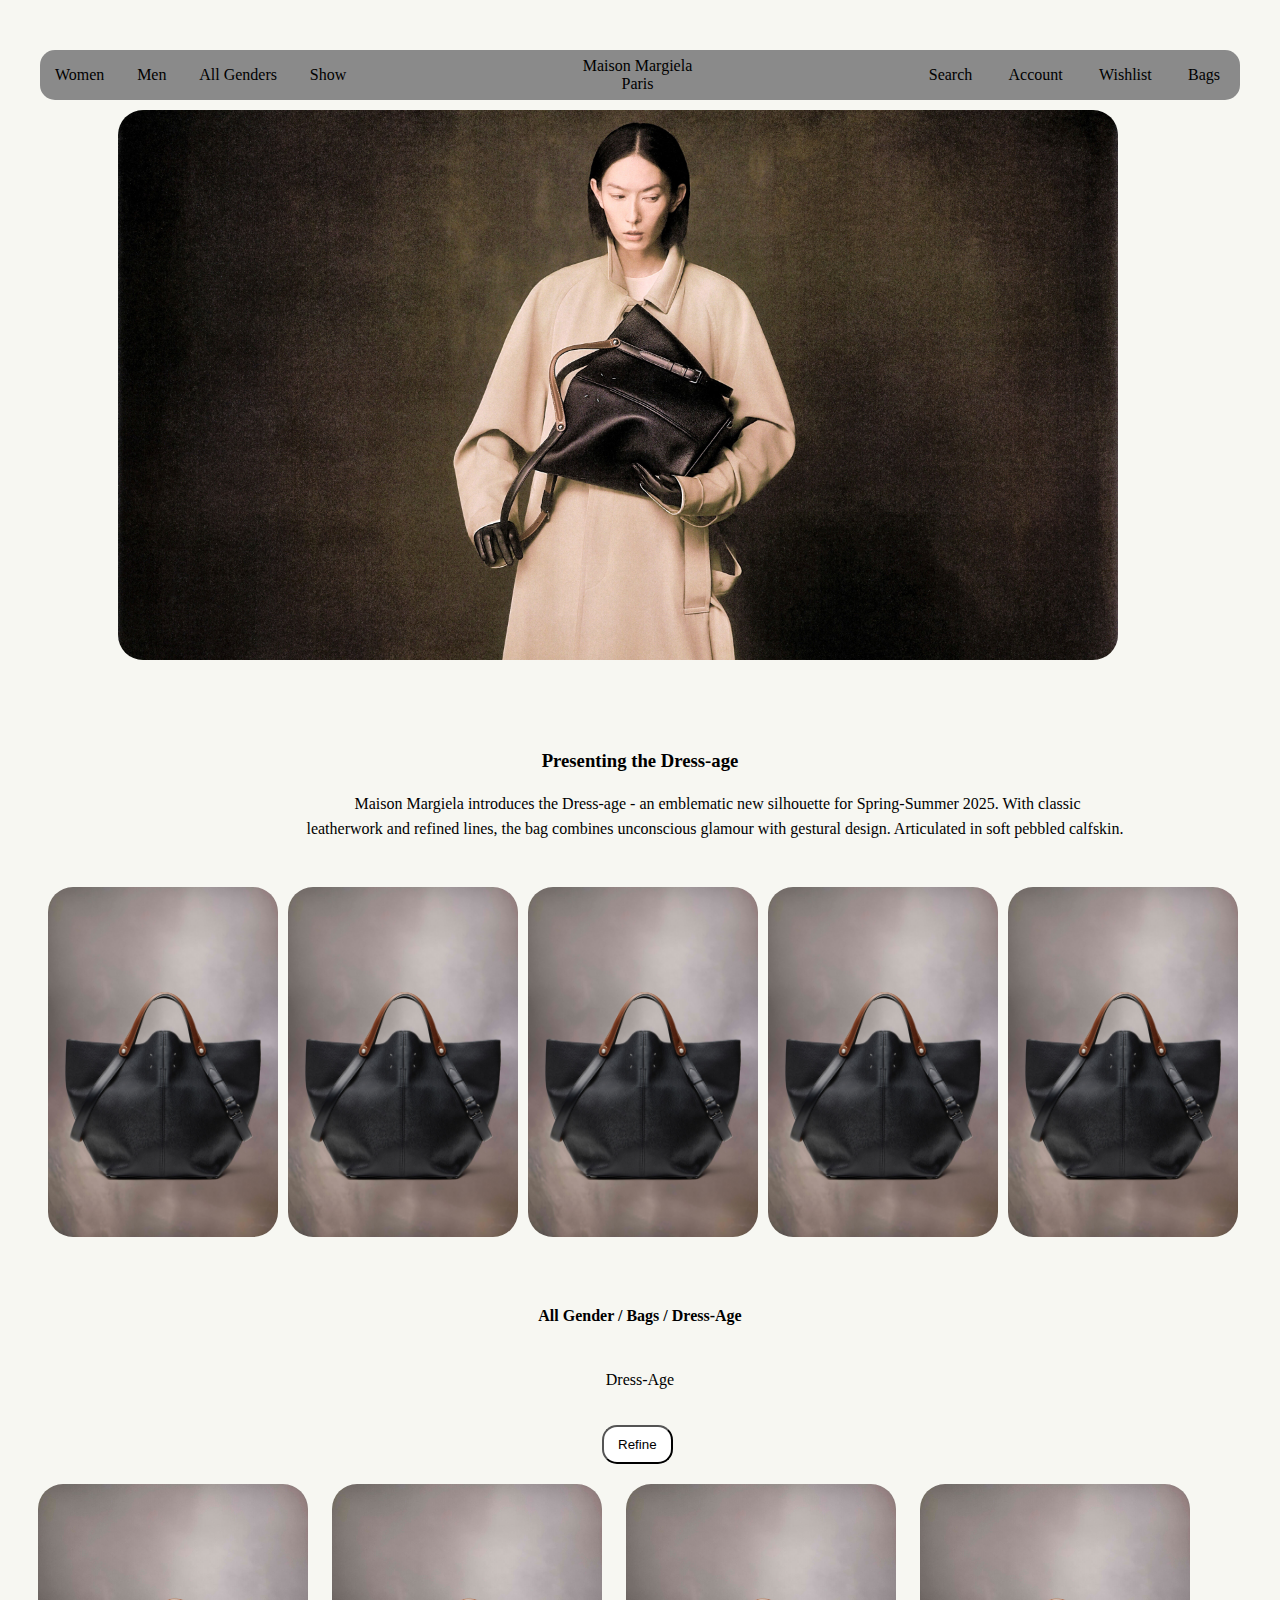
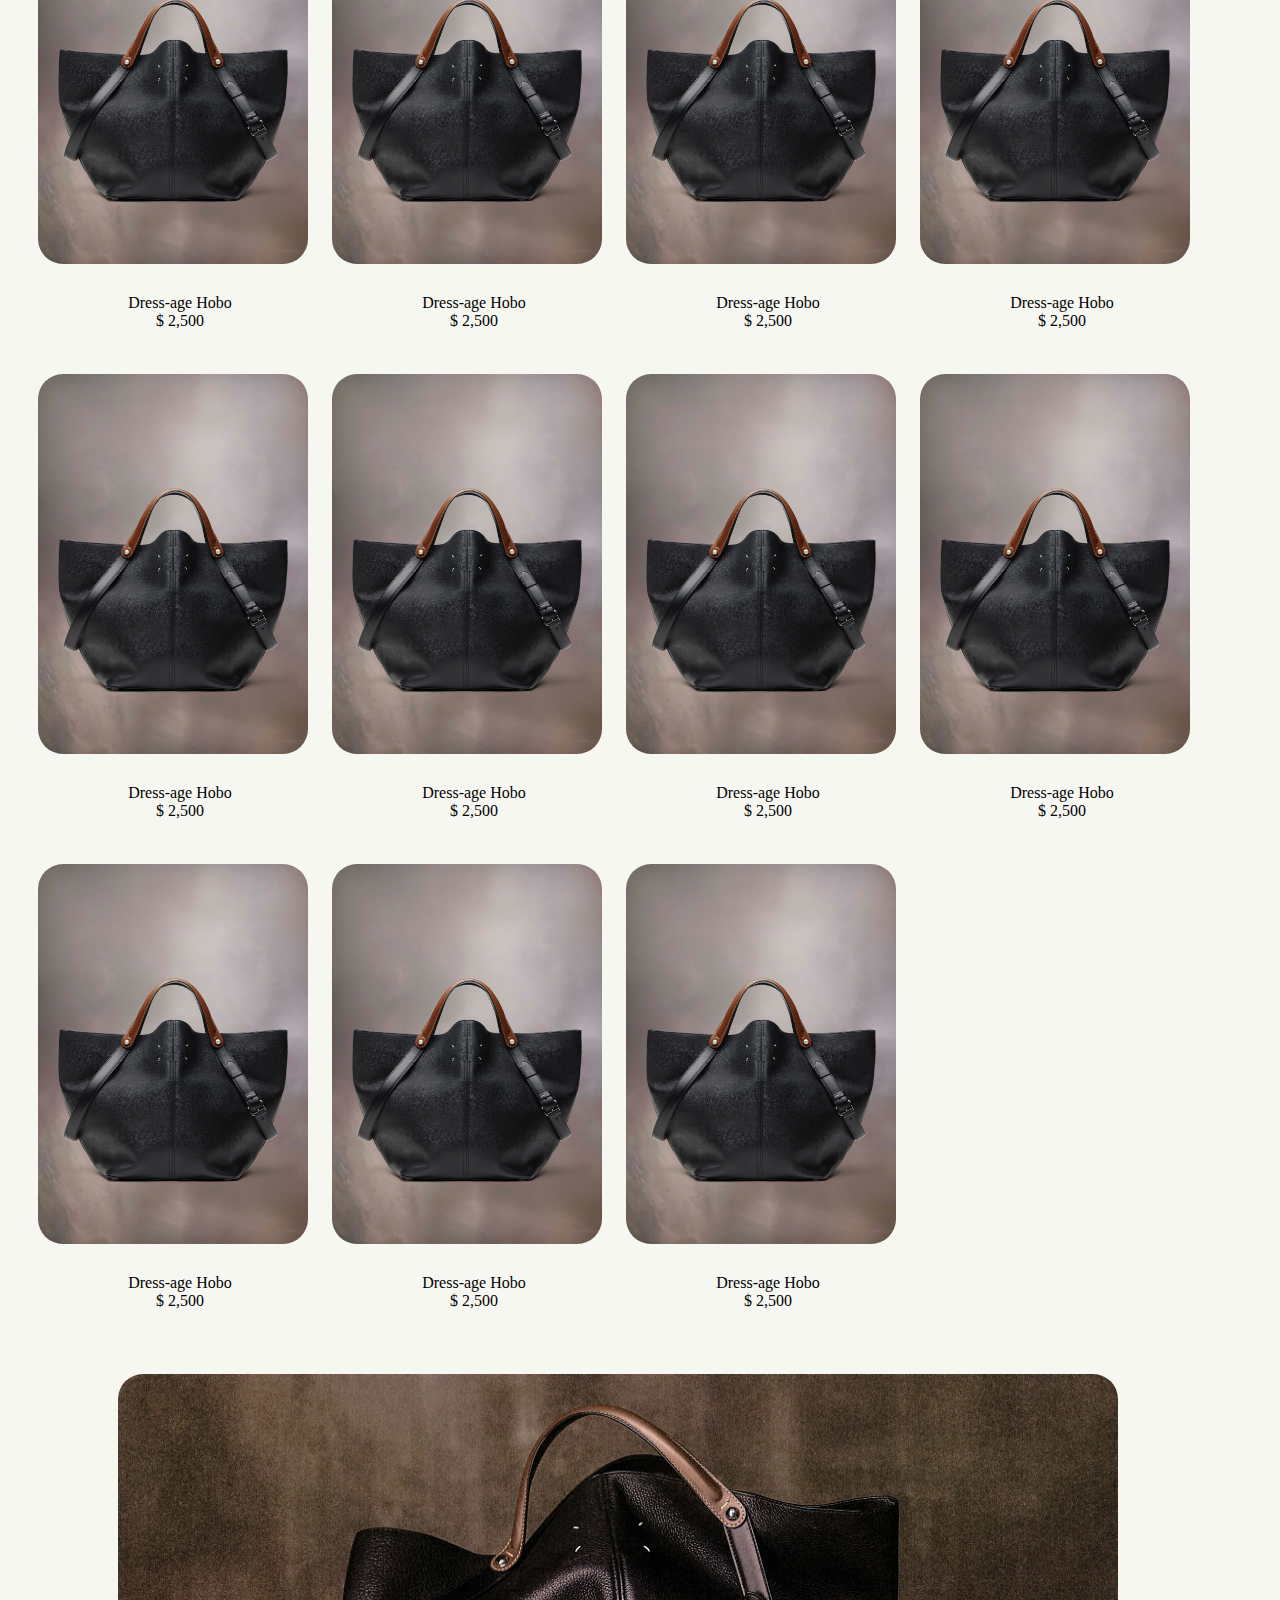
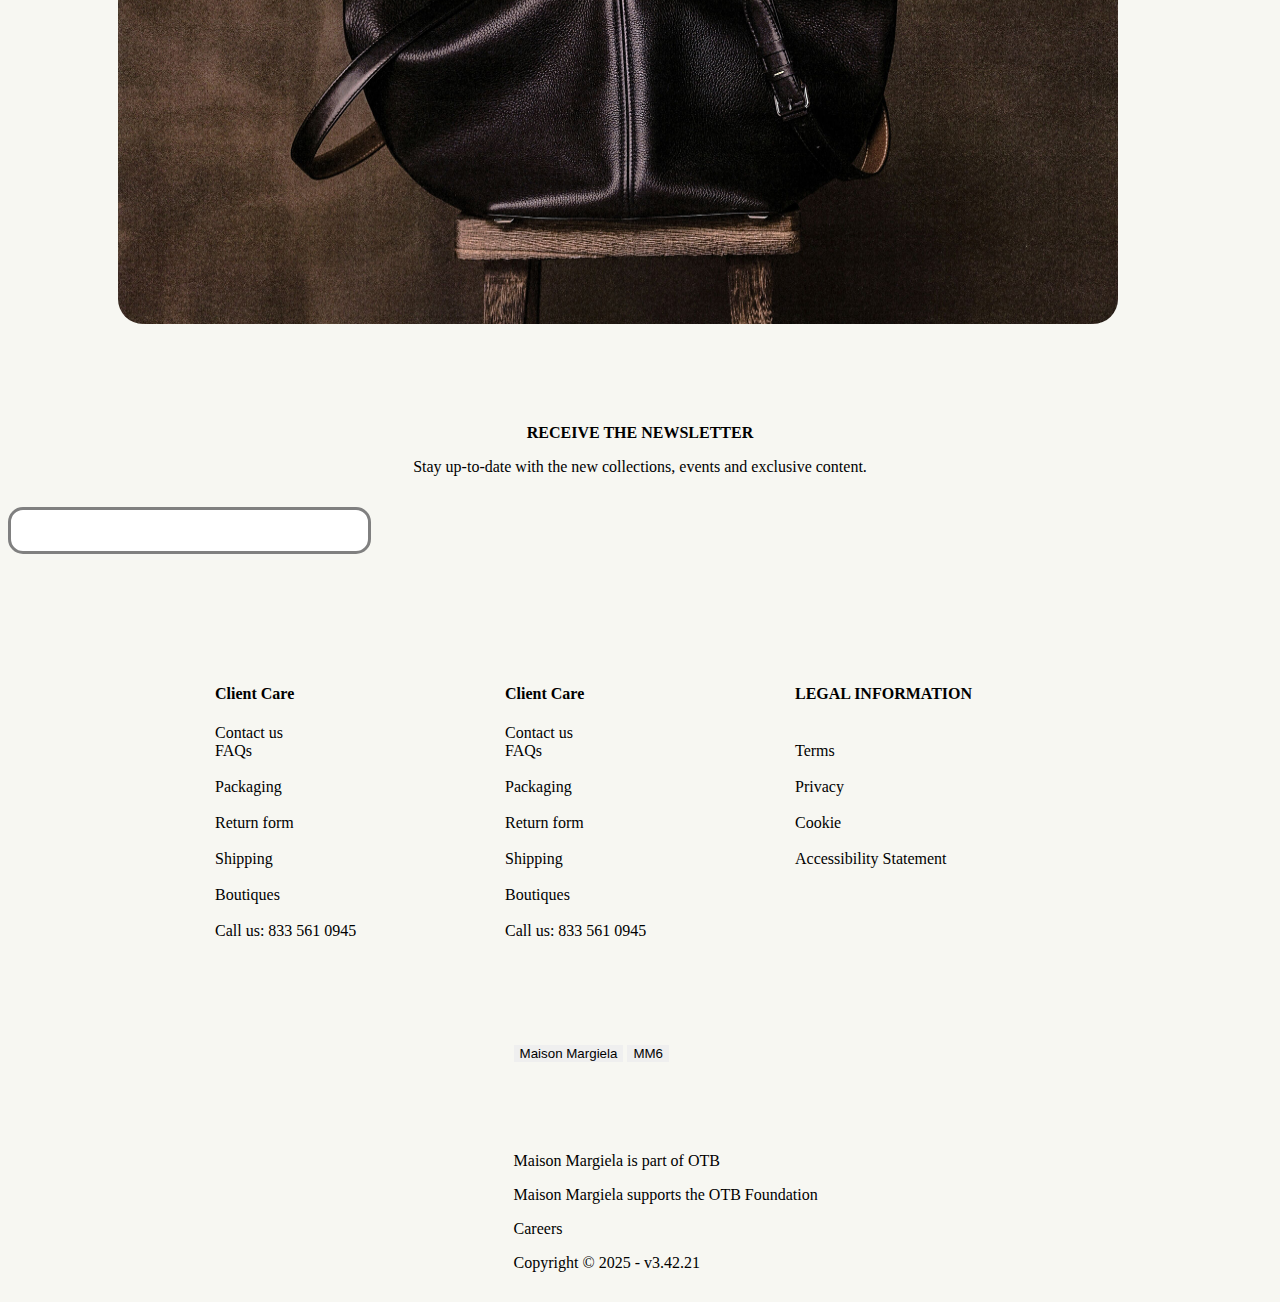
<file: maison/main.html>
<!DOCTYPE html>
<html lang="en">
<head>
    <meta charset="UTF-8">
    <meta name="viewport" content="width=device-width, initial-scale=1.0">
    <title>Maison margiela cloned website</title>
    <link rel="stylesheet" href="/maison.css">
   <link rel="stylesheet" href="/bags.css">
        
</head>
<body>
<header>
    <div class="headermain">
        <div class="left-section">
         <div><a href="Women.html">Women</a></div>
         <div><a href="Men.html">Men</a></div>
         <div><a href="Allgender.html">All Genders</a></div>
         <div><a href="Show.html">Show</a></div>
        </div>
        <div class="middle-section">
            <div>Maison Margiela</div>
            <div>Paris</div>
        </div>
        <div class="right-section"> 
            <div><a href="Search.html" >Search</a></div>
            <div><a href="Account.html">Account</a></div>
            <div><a href="main.html" target="_blank">Wishlist</a></div>
            <div><a href="Bags.html">Bags</a></div>
        </div>
    </div>
</header>
<main>
    <div class="div-image">
        <img class="bag" src="./images/woman.jpg" alt="Dress-age large">
    </div>
    <h3 class="heading">Presenting the Dress-age</h3>
    <p class="first-p">
        
        Maison Margiela introduces the Dress-age - an emblematic new silhouette for Spring-Summer 2025.
        With classic <br>leatherwork and refined lines, the bag combines unconscious glamour with gestural design.
        Articulated in soft pebbled calfskin.
    </p>
    <div class="display">
        <div class="display1"><img class="img2" src="images/bag2.jpg" alt="items"></div>
        <div class="display1"><img class="img2" src="images/bag2.jpg" alt="items"></div>
        <div class="display1"><img class="img2" src="images/bag2.jpg" alt="items"></div>
        <div class="display1"><img class="img2" src="images/bag2.jpg" alt="items"></div>
        <div class="display1"><img class="img2" src="images/bag2.jpg" alt="items"></div>
    </div>
    <p style="text-align: center;
    padding-top: 50px;
    padding-bottom: 30px;
    font-weight: bold;">All Gender / Bags / Dress-Age</p>
    <p style="text-align: center;
    padding-bottom: 20px;">Dress-Age</p>
    <button class="refine-button">Refine</button>
    <div class="display4">
        <div class="item">
            <div class="display2"><img class="img5" src="images/bag2.jpg" alt="items"></div>
            <div class="price"><p>Dress-age Hobo <br> $ 2,500</p></div>
        </div>
        <div class="item">
            <div class="display2"><img class="img5" src="images/bag2.jpg" alt="items"></div>
            <div class="price"><p>Dress-age Hobo <br> $ 2,500</p></div>
        </div>
        <div class="item">
            <div class="display2"><img class="img5" src="images/bag2.jpg" alt="items"></div>
            <div class="price"><p>Dress-age Hobo <br> $ 2,500</p></div>
        </div>
        <div class="item">
            <div class="display2"><img class="img5" src="images/bag2.jpg" alt="items"></div>
            <div class="price"><p>Dress-age Hobo <br> $ 2,500</p></div>
        </div>
    </div>
    <div class="display4" style="margin-top: 90px;">
        <div class="item">
            <div class="display2"><img class="img5" src="images/bag2.jpg" alt="items"></div>
            <div class="price"><p>Dress-age Hobo <br> $ 2,500</p></div>
        </div>
        <div class="item">
            <div class="display2"><img class="img5" src="images/bag2.jpg" alt="items"></div>
            <div class="price"><p>Dress-age Hobo <br> $ 2,500</p></div>
        </div>
        <div class="item">
            <div class="display2"><img class="img5" src="images/bag2.jpg" alt="items"></div>
            <div class="price"><p>Dress-age Hobo <br> $ 2,500</p></div>
        </div>
        <div class="item">
            <div class="display2"><img class="img5" src="images/bag2.jpg" alt="items"></div>
            <div class="price"><p>Dress-age Hobo <br> $ 2,500</p></div>
        </div>
    </div>
    <div class="display4" style="margin-top: 90px;">
        <div class="item">
            <div class="display2"><img class="img5" src="images/bag2.jpg" alt="items"></div>
            <div class="price"><p>Dress-age Hobo <br> $ 2,500</p></div>
        </div>
        <div class="item">
            <div class="display2"><img class="img5" src="images/bag2.jpg" alt="items"></div>
            <div class="price"><p>Dress-age Hobo <br> $ 2,500</p></div>
        </div>
        <div class="item">
            <div class="display2"><img class="img5" src="images/bag2.jpg" alt="items"></div>
            <div class="price"><p>Dress-age Hobo <br> $ 2,500</p></div>
        </div>
    </div>
    <div class="div-image">
        <img class="bag" src="images/bag3.jpg" alt="Last image of a bag">
    </div>
</main>
<footer>
    <div style="align-items: center;
    justify-items: center;">
         <p style="font-weight: 600;
         margin-top: 100px;">
             RECEIVE THE NEWSLETTER
         </p>
         <p>
             Stay up-to-date with the new collections, events and exclusive content.
         </p>
         <input class="email-input" type="email" name="Email">
    </div>
</footer>
<footer>
    <div class="footer">
        <div class="footer-content">
            <h4>Client Care</h4>
            <p class="footer-p"> Contact us <br>
                FAQs <br> <br> 
                Packaging <br> <br>
                Return form <br> <br>
                Shipping <br> <br>
                Boutiques <br> <br>
                Call us: 833 561 0945</p>

        </div>
        <div class="footer-content"> <h4>Client Care</h4>
            <p class="footer-p"> Contact us <br>
                FAQs <br> <br>
                Packaging <br> <br>
                Return form <br> <br>
                Shipping <br> <br>
                Boutiques <br> <br>
                Call us: 833 561 0945</p>
        </div>
        <div class="footer-content"> <h4>LEGAL INFORMATION</h4>
            <p class="footer-p"> <br>
                Terms <br> <br>
                Privacy <br> <br>
                Cookie <br> <br>
                Accessibility Statement
            </p>
        </div>
    </div >
         <div style="height: 250px; margin-left: 40%; margin-top: 30px;">
             <button class="button-maison"> Maison Margiela</button>
             <button class="button-mm">MM6</button>
        <div style="margin-top: 90px;">
            <p>Maison Margiela is part of OTB </p>
            <p>Maison Margiela supports the OTB Foundation </p>
            <p>Careers </p>
            <p>Copyright © 2025 - v3.42.21</p>
    
    </div>
    </div>

</footer>
  
    
</body>
</html>
</file>
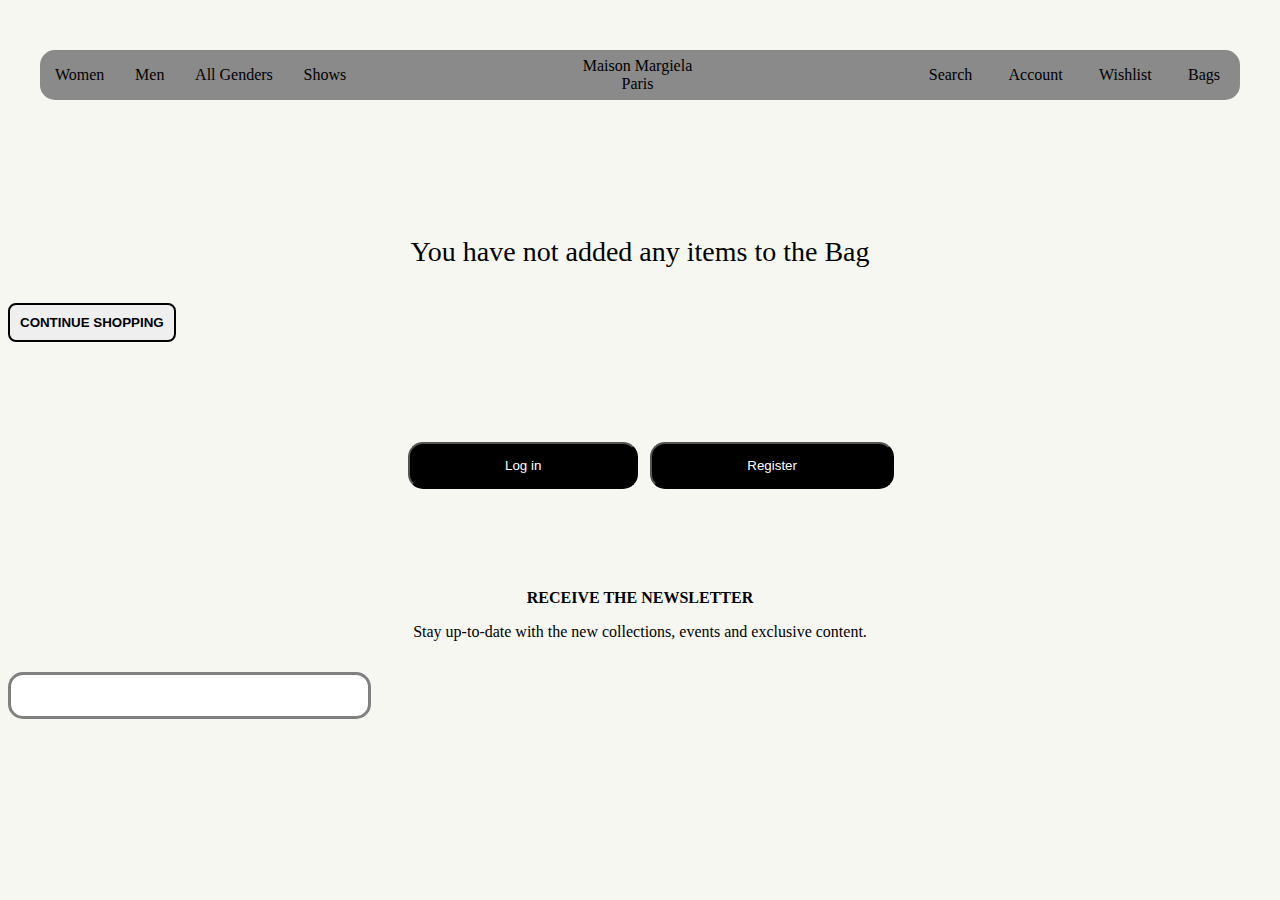
<file: maison/maison.html>
<!DOCTYPE html>
<html lang="en">
<head>
    <meta charset="UTF-8">
    <meta name="viewport" content="width=device-width, initial-scale=1.0">
    <title>Maison margiela cloned website</title>
   <link rel="stylesheet" href="/maison.css">
        
</head>
<body>
    <div class="header">
        <div class="left-section">
         <div><a href="Women.html">Women</a></div>
         <div><a href="Men.html">Men</a></div>
         <div><a href="Allgenders.html">All Genders</a></div>
         <div><a href="Shows.html">Shows</a></div>
        </div>
        <div class="middle-section">
            <div>Maison Margiela</div>
            <div>Paris</div>
        </div>
        <div class="right-section"> 
            <div><a href="Search.html">Search</a></div>
            <div><a href="Account.html">Account</a></div>
            <div><a href="main.html">Wishlist</a></div>
            <div><a href="Bags.html">Bags</a></div>
        </div>

    </div>
   <div class="content">
        <p class="content-paragraph">
            You have not added any items to the Bag
        </p>
        <button class="shopping-button">
            CONTINUE SHOPPING
        </button>
   </div>
   <div class="button-div" >
        <button class="login-button">
            Log in
        </button>
        <button class="register-button">
            Register
        </button>
   </div>
   <div style="align-items: center;
   justify-items: center;">
        <p style="font-weight: 600;
        margin-top: 100px;">
            RECEIVE THE NEWSLETTER
        </p>
        <p>
            Stay up-to-date with the new collections, events and exclusive content.
        </p>
        <input class="email-input" type="email" name="Email">
   </div>
       
    
    
</body>
</html>
</file>
<file: about.css>
body{
    background-color: #E6E4D0;
}
.header{
    background-color: #F0EFE9;
    display: flex;
    flex-direction: row;
    height: 50px;
    margin-right: 20px;
    margin-left: 20px;
    margin-top: 25px;
    border-radius: 15px;
    position: fixed;
    top: 25px;
    left: 20px;
    right: 20px;

}
a{
    text-decoration: none;
    color: black;
}
a:hover{
    background-color: rgb(153, 153, 153);
    padding: 10px;
    border-radius: 5px;
}

.left-section{
    display: flex;
    flex: 1;
    align-items: center;
    justify-content: space-between;
    padding-left: 15px;

}
.middle-section{
    display: flex;
    flex: 2;
    align-items: center;
    justify-content: center;
    flex-direction: column;
}
.right-section{
    display: flex;
    flex: 1;
    align-items: center;
    justify-content: space-between;
    padding-right: 20px;
}
.shopping-button{
    font-weight: 600;
    border: solid 2px black;
    padding: 10px;
    border-radius: 8px;
}
button:hover{
    cursor: pointer;
}
.shopping-button:hover{
    background-color: black;
    color: white;
}
.content{
    align-items: center;
    justify-items: center;
    padding-top: 200px;

}
.content-paragraph{
    font-size: 28px;
    margin-bottom: 35px;
}
.button-div{
    align-items: center;
    margin-top: 100px;
    margin-left: 400px
}
.login-button{
    background-color: black;
    color: white;
    padding:14px 95px 14px 95px;
    border-radius: 15px;
    margin-right: 8px;
}
.register-button{
    background-color: black;
    border-radius: 15px;
    color: white;
    padding: 14px 95px 14px 95px;
}
.email-input{
    padding: 13px 90px 13px 90px;
    border: solid grey;
    border-radius: 15px;
    margin-top: 15px;
}
</file>
<file: main.css>
.headermain{
    background-color: rgb(138, 138, 138);
    display: flex;
    flex-direction: row;
    height: 50px;
    margin-right: 20px;
    margin-left: 20px;
    margin-top: 25px;
    border-radius: 15px;
    position: fixed;
    top: 25px;
    left: 20px;
    right: 20px;

}
a{
    text-decoration: none;
    color: black;
}
a:hover{
    background-color: rgb(153, 153, 153);
    padding: 10px;
    border-radius: 5px;
}

.left-section{
    display: flex;
    flex: 1;
    align-items: center;
    justify-content: space-between;
    padding-left: 15px;

}
.middle-section{
    display: flex;
    flex: 2;
    align-items: center;
    justify-content: center;
    flex-direction: column;
}
.right-section{
    display: flex;
    flex: 1;
    align-items: center;
    justify-content: space-between;
    padding-right: 20px;
}
*{
    box-sizing: border-box;
}
.bag{
    box-sizing: border-box;
    max-width: 100%;
    height: 100%;
    border-radius: 25px;
}
.div-image{
    max-height: 550px;
    border-radius: 15px;
    min-width: 350px;
    margin: 110px 110px 90px 110px;
}
.heading{
    text-align: center;
}
.first-p{
    text-align: center;
    margin-left: 50%;
    transform: translateX(-50%);
    text-indent: 5px;
    line-height: 25px;
    padding-bottom: 30px;
}
.display{
    display: flex;
    flex: row;
    gap: 10px;
    padding-left: 40px;
    padding-right: 40px;
}
.display4{
    display: flex;
    flex-direction: row;
    padding-left: 40px;
    border-radius: 25px;
    gap: 10px;
}
.img2{
    max-height: 350px;
    max-width: 230px;
    border-radius: 25px
}
.refine-button{
    padding: 10px 14px 10px 14px;
    background-color: white;
    margin-left: 47%;
    border-radius: 15px;
    margin-bottom: 20px;

}
.refine-button:hover{
    background-color: antiquewhite;
}

.item{
    display: flex;
    flex-direction: column;
    height: 400px;
    width: 284px;
    gap: 10px;
}
.img5{
    border-radius: 25px;
    height: 380px;
    width: 270px;
    flex: 3;
}

.price{
    text-align: center;
} 
.footer{
    display: flex;
    flex-direction: row;
    gap: 20px;
    height: 350px;
    justify-content: center;
    align-items: center;
    margin-top: 110px;
}
.footer-content{
    height: 350px;
    width: 270px;
}
.footer-p{
    line-height: 18px;
}
.button-maison{
    border: none;
}
.button-maison:hover{
    padding: 10px 15px;
    border-radius: 5px;
}
.button-mm{
    border: none;
}
.button-mm:hover{
    padding: 10px 15px;
    border-radius: 5px;
}
.maison-last{
    margin-left: 50%;
    transform: translateX(-50%);
    
}
</file>
<file: mediaQuery.css>
@media screen and (max-width: 500px){
    .left-section{
        display: none;
    }
    .right-section{
        display: none;
    }
    .div-image{
        margin:auto;
    }
    .display4{
        display: grid;
        grid-template-columns:repeat(2, 1fr);
        gap: 5px;
        justify-content: center;
        text-align: center;
        overflow-x: hidden;
    }
    .first-p{
        text-align: center;
    }
    .display{
        display: grid;
        grid-template-columns
        :repeat(2, 1fr);
        justify-content: center;
        text-align: center;
        overflow-x: hidden;
    }
    .main-div{
        display: grid;
        grid-template-rows: repeat(1fr 1fr);
    }
    .navbar{
    text-align: center;
    }
    .container{
        text-align: center;
    }
 

}
@media screen and (max-width: 700px){
    .left-section{
        display: none;
    }
    .right-section{
        display: none;
    }
    .display4{
        display: grid;
        grid-template-columns:repeat(2, 1fr);
        gap: 5px;
        justify-content: center;
        text-align: center;
        overflow-x: hidden;
    }
    .display{
        display: grid;
        grid-template-columns
        :repeat(2, 1fr);
        justify-content: center;
        text-align: center;
        overflow-x: hidden;
    }
    .div-image{
        margin:auto;
    }
    .first-p, .content-paragraph{
        text-align: center;
    }
    .main-div{
        display: grid;
        grid-template-rows: repeat(1fr 1fr);
    }
    .maison-last{
        margin-left: 50%;
        transform: translateX(-50%);
    }
    .navbar{
        text-align: center;
        }
        .container{
            text-align: center;
        }
     
    
}
</file>
<file: contact.css>
body{
    background-color: #E6E4D0;
}
*{
    margin: 0;
    box-sizing: border-box;
}
.header{
    background-color: #F0EFE9;
    display: flex;
    flex-direction: row;
    height: 50px;
    margin-right: 20px;
    margin-left: 20px;
    margin-top: 25px;
    border-radius: 15px;
    position: fixed;
    top: 25px;
    left: 20px;
    right: 20px;

}a{
    text-decoration: none;
    color: black;
}
a:hover{
    background-color: rgb(153, 153, 153);
    padding: 10px;
    border-radius: 5px;
}

.left-section{
    display: flex;
    flex: 1;
    align-items: center;
    justify-content: space-between;
    padding-left: 15px;

}
.middle-section{
    display: flex;
    flex: 2;
    align-items: center;
    justify-content: center;
    flex-direction: column;
}
.right-section{
    display: flex;
    flex: 1;
    align-items: center;
    justify-content: space-between;
    padding-right: 20px;
}
.main-div{
    display: flex;
    flex-direction: row

}
.navbar{
    flex: 1;
    padding-top: 120px;
    padding-left: 30px;
}
.container{
    flex: 2;
    padding-top: 1;
    padding-top: 84px;
}
.paragraph-section{
    padding-left: 65px;
}
span{
    padding-top: 20px;
}
li{
    
    list-style: none;
    padding-top: 10px;
}
.email-phone{
    margin-top: 5px;
}
#search{
    padding-top: 10px;
    padding-bottom: 10px;
    width: 237px;
    margin-top: 50px;
    border-radius: 8px;
}
.client-list{
    display: flex;
    flex-direction: row;
    gap: 10px;
    align-items: center;
    justify-content: center;
}
img{
    height: 15px;
    width: 15px;
}
.contact-info{
    padding-left: 70px;
}
.footer{
    display: flex;
    flex-direction: row;
    gap: 20px;
    height: 350px;
    justify-content: center;
    align-items: center;
    margin-top: 110px;
}
.footer-content{
    height: 350px;
    width: 270px;
}
.footer-p{
    line-height: 18px;
}
.button-maison{
    border: none;
}
.button-maison:hover{
    padding: 10px 15px;
    border-radius: 5px;
}
.button-mm{
    border: none;
}
.button-mm:hover{
    padding: 10px 15px;
    border-radius: 5px;
}
.footer{
    display: flex;
    flex-direction: row;
    gap: 20px;
    max-height: 350px;
    justify-content: center;
    align-items: center;
    margin-top: 110px;
}
.footer-content{
    height: 350px;
    width: 270px;
}
.footer-p{
    line-height: 18px;
}
.button-maison{
    border: none;
}
.button-maison:hover{
    padding: 10px 15px;
    border-radius: 5px;
}
.button-mm{
    border: none;
}
.button-mm:hover{
    padding: 10px 15px;
    border-radius: 5px;
}
</file>
<file: maison.css>
body{
    background-color: #f7f7f2;
}
.header{
    background-color: rgb(138, 138, 138);
    display: flex;
    flex-direction: row;
    height: 50px;
    margin-right: 20px;
    margin-left: 20px;
    margin-top: 25px;
    border-radius: 15px;
    position: fixed;
    top: 25px;
    left: 20px;
    right: 20px;

}
a{
    text-decoration: none;
    color: black;
}
a:hover{
    background-color: rgb(153, 153, 153);
    padding: 10px;
    border-radius: 5px;
}

.left-section{
    display: flex;
    flex: 1;
    align-items: center;
    justify-content: space-between;
    padding-left: 15px;

}
.middle-section{
    display: flex;
    flex: 2;
    align-items: center;
    justify-content: center;
    flex-direction: column;
}
.right-section{
    display: flex;
    flex: 1;
    align-items: center;
    justify-content: space-between;
    padding-right: 20px;
}
.shopping-button{
    font-weight: 600;
    border: solid 2px black;
    padding: 10px;
    border-radius: 8px;
}
button:hover{
    cursor: pointer;
}
.shopping-button:hover{
    background-color: black;
    color: white;
}
.content{
    align-items: center;
    justify-items: center;
    padding-top: 200px;

}
.content-paragraph{
    font-size: 28px;
    margin-bottom: 35px;
}
.button-div{
    align-items: center;
    margin-top: 100px;
    margin-left: 400px
}
.login-button{
    background-color: black;
    color: white;
    padding:14px 95px 14px 95px;
    border-radius: 15px;
    margin-right: 8px;
}
.register-button{
    background-color: black;
    border-radius: 15px;
    color: white;
    padding: 14px 95px 14px 95px;
}
.email-input{
    padding: 13px 90px 13px 90px;
    border: solid grey;
    border-radius: 15px;
    margin-top: 15px;
}
</file>
<file: bags.css>
.headermain{
    background-color: rgb(138, 138, 138);
    display: flex;
    flex-direction: row;
    height: 50px;
    margin-right: 20px;
    margin-left: 20px;
    margin-top: 25px;
    border-radius: 15px;
    position: fixed;
    top: 25px;
    left: 20px;
    right: 20px;

}
a{
    text-decoration: none;
    color: black;
}
a:hover{
    background-color: rgb(153, 153, 153);
    padding: 10px;
    border-radius: 5px;
}

.left-section{
    display: flex;
    flex: 1;
    align-items: center;
    justify-content: space-between;
    padding-left: 15px;

}
.middle-section{
    display: flex;
    flex: 2;
    align-items: center;
    justify-content: center;
    flex-direction: column;
}
.right-section{
    display: flex;
    flex: 1;
    align-items: center;
    justify-content: space-between;
    padding-right: 20px;
}
*{
    box-sizing: border-box;
}
.bag{
    box-sizing: border-box;
    width: 1000px;
    height: 550px;
    border-radius: 25px;
}
.div-image{
    height: 550px;
    border-radius: 15px;
    width: 1000px;
    margin: 110px 110px 90px 110px;
}
.heading{
    text-align: center;
}
.first-p{
    text-align: center;
    padding-left: 150px;
    text-indent: 5px;
    line-height: 25px;
    padding-bottom: 30px;
}
.display{
    display: flex;
    flex: row;
    gap: 10px;
    padding-left: 40px;
    padding-right: 40px;
}
.img2{
    height: 350px;
    width: 230px;
    border-radius: 25px
}
.refine-button{
    padding: 10px 14px 10px 14px;
    background-color: white;
    margin-left: 47%;
    border-radius: 15px;
    margin-bottom: 20px;

}
.refine-button:hover{
    background-color: antiquewhite;
}
.display4{
    display: flex;
    flex-direction: row;
    padding-left: 40px;
    border-radius: 25px;
    padding-left: 30px;
    gap: 10px;
}
.item{
    display: flex;
    flex-direction: column;
    height: 400px;
    width: 284px;
    gap: 10px;
}
.img5{
    border-radius: 25px;
    height: 380px;
    width: 270px;
    flex: 3;
}

.price{
    text-align: center;
} 
.footer{
    display: flex;
    flex-direction: row;
    gap: 20px;
    height: 350px;
    justify-content: center;
    align-items: center;
    margin-top: 110px;
}
.footer-content{
    height: 350px;
    width: 270px;
}
.footer-p{
    line-height: 18px;
}
.button-maison{
    border: none;
}
.button-maison:hover{
    padding: 10px 15px;
    border-radius: 5px;
}
.button-mm{
    border: none;
}
.button-mm:hover{
    padding: 10px 15px;
    border-radius: 5px;
}
</file>
